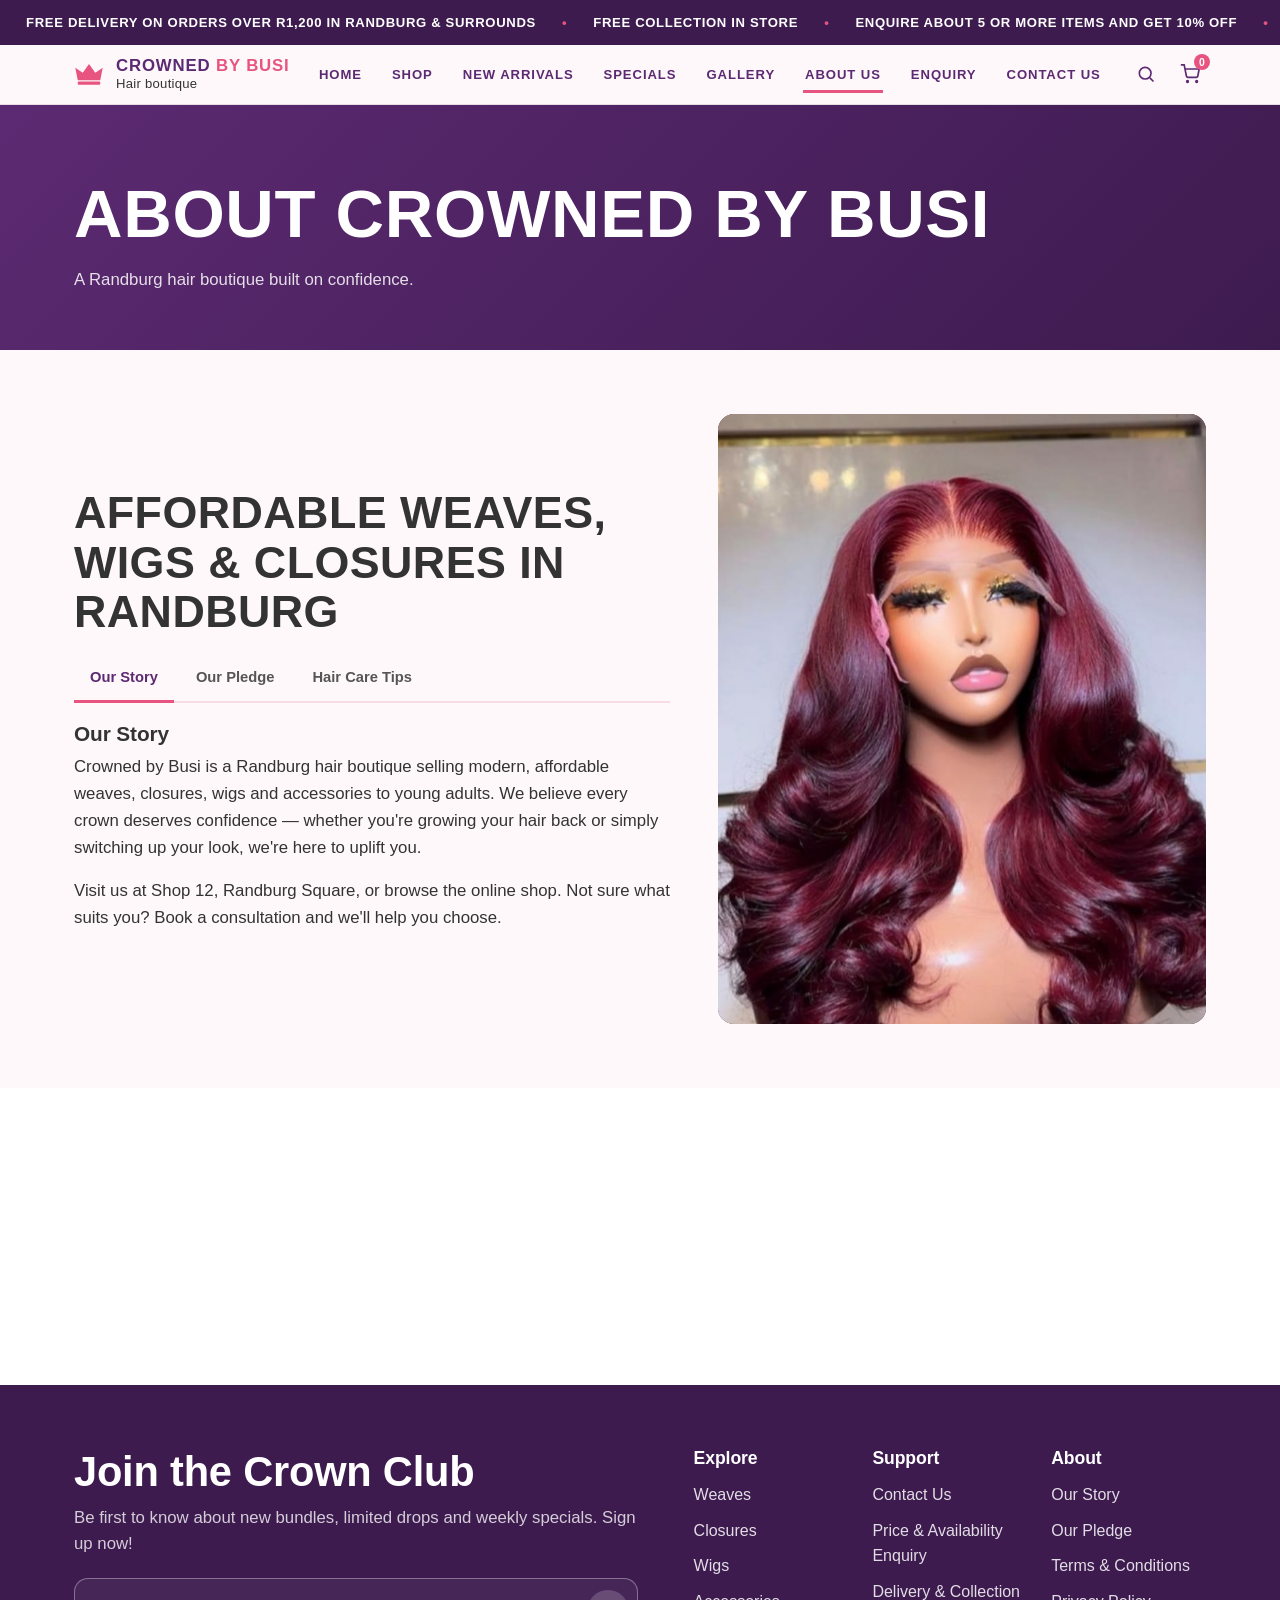
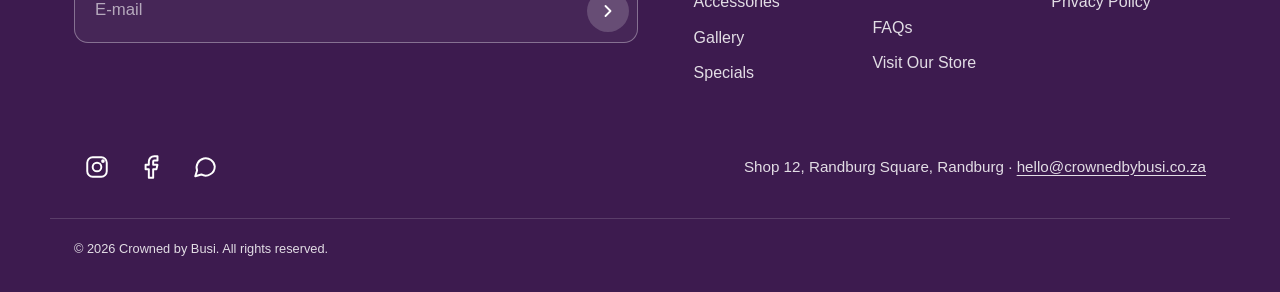
<file: about.html>
<!DOCTYPE html>
<html lang="en">
<head>
<meta charset="UTF-8">
<meta name="viewport" content="width=device-width, initial-scale=1.0">
<title>About Us | Randburg Hair Boutique | Crowned by Busi</title>
<meta name="description" content="Meet Crowned by Busi, a Randburg hair boutique selling affordable weaves, wigs and closures. Read our story, our pledge and our hair care tips.">
<meta name="robots" content="index, follow">
<meta name="theme-color" content="#5C2A72">
<meta name="referrer" content="strict-origin-when-cross-origin">
<meta http-equiv="Content-Security-Policy" content="default-src 'self'; script-src 'self' https://unpkg.com; style-src 'self' https://fonts.googleapis.com https://unpkg.com; font-src https://fonts.gstatic.com; img-src 'self' https://tile.openstreetmap.org https://unpkg.com; connect-src 'self' https://formspree.io; object-src 'none'; base-uri 'self'; form-action 'self' https://formspree.io">
<link rel="canonical" href="https://YOUR-USERNAME.github.io/crowned-by-busi/about.html">
<meta property="og:type" content="website">
<meta property="og:site_name" content="Crowned by Busi">
<meta property="og:title" content="About Us | Randburg Hair Boutique | Crowned by Busi">
<meta property="og:description" content="Meet Crowned by Busi, a Randburg hair boutique selling affordable weaves, wigs and closures. Read our story, our pledge and our hair care tips.">
<meta property="og:url" content="https://YOUR-USERNAME.github.io/crowned-by-busi/about.html">
<meta property="og:image" content="https://YOUR-USERNAME.github.io/crowned-by-busi/images/hero-1.jpg">
<meta name="twitter:card" content="summary_large_image">
<link rel="icon" href="images/favicon.svg" type="image/svg+xml">
<link rel="preconnect" href="https://fonts.googleapis.com">
<link rel="preconnect" href="https://fonts.gstatic.com" crossorigin>
<link href="https://fonts.googleapis.com/css2?family=Barlow+Semi+Condensed:wght@600;700&family=Barlow:wght@400;500;600;700&display=swap" rel="stylesheet">
<link rel="stylesheet" href="style.css">
</head>
<body>
<a class="skip-link" href="#main">Skip to main content</a>

<!-- ============ ANNOUNCEMENT BAR ============ -->
<div class="announce" role="region" aria-label="Shop announcements">
  <div class="announce-track">
    <div class="announce-group"><span>Free delivery on orders over R1,200 in Randburg &amp; surrounds</span><span class="dot" aria-hidden="true">&bull;</span><span>Free collection in store</span><span class="dot" aria-hidden="true">&bull;</span><span>Enquire about 5 or more items and get 10% off</span><span class="dot" aria-hidden="true">&bull;</span><span>Visit us: Shop 12, Randburg Square, Randburg</span><span class="dot" aria-hidden="true">&bull;</span></div>
    <div class="announce-group" aria-hidden="true"><span>Free delivery on orders over R1,200 in Randburg &amp; surrounds</span><span class="dot" aria-hidden="true">&bull;</span><span>Free collection in store</span><span class="dot" aria-hidden="true">&bull;</span><span>Enquire about 5 or more items and get 10% off</span><span class="dot" aria-hidden="true">&bull;</span><span>Visit us: Shop 12, Randburg Square, Randburg</span><span class="dot" aria-hidden="true">&bull;</span></div>
  </div>
</div>

<!-- ============ HEADER / NAV ============ -->
<header class="site-header">
  <div class="header-inner">
    <a href="index.html" class="logo" aria-label="Crowned by Busi, home">
      <svg class="logo-mark" viewBox="0 0 48 48" width="30" height="30" aria-hidden="true">
        <path d="M6 34 L2 14 L14 22 L24 8 L34 22 L46 14 L42 34 Z" fill="currentColor"/>
        <rect x="6" y="36" width="36" height="5" rx="1.5" fill="currentColor"/>
      </svg>
      <span class="logo-text">Crowned <span>by Busi</span></span>
    </a>

    <nav class="main-nav" id="main-nav" aria-label="Main navigation">
      <ul>
        <li><a href="index.html">Home</a></li>
        <li class="has-dropdown">
          <a href="products.html">Shop</a>
          <ul class="dropdown">
            <li><a href="products.html?category=Weaves">Weaves</a></li>
            <li><a href="products.html?category=Closures">Closures</a></li>
            <li><a href="products.html?category=Wigs">Wigs</a></li>
            <li><a href="products.html?category=Clip-Ins">Clip-Ins</a></li>
            <li><a href="products.html?category=Accessories">Accessories</a></li>
          </ul>
        </li>
        <li><a href="products.html?sort=newest">New Arrivals</a></li>
        <li><a href="index.html#specials">Specials</a></li>
        <li><a href="gallery.html">Gallery</a></li>
        <li><a href="about.html" class="active" aria-current="page">About Us</a></li>
        <li><a href="enquiry.html">Enquiry</a></li>
        <li><a href="contact.html">Contact Us</a></li>
      </ul>
    </nav>

    <div class="header-actions">
      <a class="icon-btn" href="products.html#search" aria-label="Search products">
        <svg viewBox="0 0 24 24" width="20" height="20" fill="none" stroke="currentColor" stroke-width="2" aria-hidden="true"><circle cx="11" cy="11" r="7"/><line x1="21" y1="21" x2="16.65" y2="16.65"/></svg>
      </a>
      <button class="icon-btn cart-btn" id="cart-toggle" aria-label="Open cart" aria-haspopup="true" aria-expanded="false">
        <svg viewBox="0 0 24 24" width="20" height="20" fill="none" stroke="currentColor" stroke-width="2" aria-hidden="true"><circle cx="9" cy="21" r="1"/><circle cx="20" cy="21" r="1"/><path d="M1 1h4l2.68 13.39a2 2 0 0 0 2 1.61h9.72a2 2 0 0 0 2-1.61L23 6H6"/></svg>
        <span class="cart-badge" id="cart-count" aria-live="polite">0</span>
      </button>
      <button class="hamburger" id="hamburger" aria-label="Open menu" aria-expanded="false" aria-controls="main-nav">
        <span></span><span></span><span></span>
      </button>
    </div>
  </div>
</header>

<!-- ============ CART DRAWER ============ -->
<div class="cart-overlay" id="cart-overlay"></div>
<aside class="cart-drawer" id="cart-drawer" aria-hidden="true" aria-label="Shopping bag">
  <div class="cart-drawer-head">
    <h2>Your Bag</h2>
    <button class="cart-close" id="cart-close" aria-label="Close cart">&times;</button>
  </div>
  <ul class="cart-items" id="cart-items">
    <li class="cart-empty" id="cart-empty">Your bag is empty. Start adding some hair! 💇🏾‍♀️</li>
  </ul>
  <div class="cart-drawer-foot">
    <div class="cart-subtotal-row">
      <span>Subtotal</span>
      <span id="cart-subtotal">R0</span>
    </div>
    <p class="cart-note" id="cart-note" role="status"></p>
    <button class="btn btn-primary cart-checkout" id="cart-checkout">Checkout</button>
  </div>
</aside>
<section class="page-banner">
  <h1>About Crowned by Busi</h1>
  <p>A Randburg hair boutique built on confidence.</p>
</section>

<main id="main">
<section class="section section-tint">
  <div class="section-inner about-inner">
    <div class="about-text">
      <h2 class="section-title">Affordable Weaves, Wigs &amp; Closures in Randburg</h2>

      <div class="tabs" data-tabs>
        <div class="tab-list" role="tablist" aria-label="About Crowned by Busi">
          <button type="button" role="tab" id="tab-story" class="tab-btn" aria-controls="story" aria-selected="true">Our Story</button>
          <button type="button" role="tab" id="tab-pledge" class="tab-btn" aria-controls="pledge" aria-selected="false" tabindex="-1">Our Pledge</button>
          <button type="button" role="tab" id="tab-care" class="tab-btn" aria-controls="care" aria-selected="false" tabindex="-1">Hair Care Tips</button>
        </div>

        <div class="tab-panel" role="tabpanel" id="story" aria-labelledby="tab-story" tabindex="0">
          <h3>Our Story</h3>
          <p>Crowned by Busi is a Randburg hair boutique selling modern, affordable weaves, closures, wigs and accessories to young adults. We believe every crown deserves confidence — whether you're growing your hair back or simply switching up your look, we're here to uplift you.</p>
          <p>Visit us at Shop 12, Randburg Square, or browse the <a href="products.html">online shop</a>. Not sure what suits you? <a href="enquiry.html?type=consultation">Book a consultation</a> and we'll help you choose.</p>
        </div>

        <div class="tab-panel" role="tabpanel" id="pledge" aria-labelledby="tab-pledge" tabindex="0" hidden>
          <h3>Our Pledge</h3>
          <ul class="tick-list">
            <li><strong>Quality you can feel:</strong> we describe our hair honestly so you know exactly what you are buying.</li>
            <li><strong>Fair prices:</strong> stylish hair should not cost a fortune, so we keep our range affordable.</li>
            <li><strong>Confidence first:</strong> every customer is treated with respect, whatever their budget or style.</li>
            <li><strong>Local care:</strong> real people in Randburg answer your messages and help with your order.</li>
          </ul>
        </div>

        <div class="tab-panel" role="tabpanel" id="care" aria-labelledby="tab-care" tabindex="0" hidden>
          <h3>Hair Care Tips</h3>
          <ul class="tick-list">
            <li>Detangle gently from the ends upwards with a wide-tooth comb.</li>
            <li>Wrap your hair in a satin bonnet or scarf before bed to reduce friction and frizz.</li>
            <li>Wash with sulphate-free shampoo and condition the lengths, not the lace or the track.</li>
            <li>Air-dry where you can, and use a heat protectant before straightening or curling.</li>
          </ul>
          <p>Need a bonnet or scarf? See our <a href="products.html?category=Accessories">accessories</a>.</p>
        </div>
      </div>
    </div>
    <div class="about-image ph-8">
      <img src="images/hero-3.jpg" alt="Long burgundy wig on a display head" loading="lazy" decoding="async">
    </div>
  </div>
</section>

<section class="section">
  <div class="section-inner cta-strip">
    <h2>Ready to find your perfect look?</h2>
    <p>Browse the shop, ask about a price, or come and see us in store.</p>
    <p class="hero-ctas cta-row">
      <a href="products.html" class="btn btn-primary">Shop Now</a>
      <a href="enquiry.html" class="btn btn-outline-dark">Make an Enquiry</a>
    </p>
  </div>
</section>
</main>

<!-- ============ FOOTER ============ -->
<footer class="site-footer" id="contact">
  <div class="footer-inner footer-top">
    <div class="newsletter">
      <h2 class="newsletter-title">Join the Crown Club</h2>
      <p>Be first to know about new bundles, limited drops and weekly specials. Sign up now!</p>
      <form class="newsletter-form" id="newsletter-form" novalidate>
        <label for="newsletter-email" class="visually-hidden">Email address</label>
        <input type="email" id="newsletter-email" name="email" placeholder="E-mail" autocomplete="email" maxlength="120" aria-describedby="newsletter-msg">
        <button type="submit" aria-label="Join the Crown Club"><svg viewBox="0 0 24 24" width="20" height="20" fill="none" stroke="currentColor" stroke-width="2.2" stroke-linecap="round" stroke-linejoin="round" aria-hidden="true"><path d="M9 6l6 6-6 6"/></svg></button>
      </form>
      <p class="newsletter-msg" id="newsletter-msg" role="status" aria-live="polite"></p>
    </div>
    <div class="footer-links">
      <div class="footer-col">
        <h3>Explore</h3>
        <ul>
          <li><a href="products.html?category=Weaves">Weaves</a></li>
          <li><a href="products.html?category=Closures">Closures</a></li>
          <li><a href="products.html?category=Wigs">Wigs</a></li>
          <li><a href="products.html?category=Accessories">Accessories</a></li>
          <li><a href="gallery.html">Gallery</a></li>
          <li><a href="index.html#specials">Specials</a></li>
        </ul>
      </div>
      <div class="footer-col">
        <h3>Support</h3>
        <ul>
          <li><a href="contact.html">Contact Us</a></li>
          <li><a href="enquiry.html">Price &amp; Availability Enquiry</a></li>
          <li><a href="contact.html#faqs">Delivery &amp; Collection</a></li>
          <li><a href="contact.html#faqs">FAQs</a></li>
          <li><a href="contact.html#visit">Visit Our Store</a></li>
        </ul>
      </div>
      <div class="footer-col">
        <h3>About</h3>
        <ul>
          <li><a href="about.html#story">Our Story</a></li>
          <li><a href="about.html#pledge">Our Pledge</a></li>
          <li><a href="privacy.html#terms">Terms &amp; Conditions</a></li>
          <li><a href="privacy.html#privacy">Privacy Policy</a></li>
        </ul>
      </div>
    </div>
  </div>

  <div class="footer-inner footer-social-row">
    <div class="footer-social">
      <a href="#" aria-label="Crowned by Busi on Instagram"><svg viewBox="0 0 24 24" width="26" height="26" fill="none" stroke="currentColor" stroke-width="1.8" stroke-linecap="round" stroke-linejoin="round" aria-hidden="true"><rect x="3" y="3" width="18" height="18" rx="5"/><circle cx="12" cy="12" r="4"/><circle cx="17.5" cy="6.5" r="0.8"/></svg></a>
      <a href="#" aria-label="Crowned by Busi on Facebook"><svg viewBox="0 0 24 24" width="26" height="26" fill="none" stroke="currentColor" stroke-width="1.8" stroke-linecap="round" stroke-linejoin="round" aria-hidden="true"><path d="M18 2h-3a5 5 0 0 0-5 5v3H7v4h3v8h4v-8h3l1-4h-4V7a1 1 0 0 1 1-1h3z"/></svg></a>
      <a href="#" aria-label="Message Crowned by Busi on WhatsApp"><svg viewBox="0 0 24 24" width="26" height="26" fill="none" stroke="currentColor" stroke-width="1.8" stroke-linecap="round" stroke-linejoin="round" aria-hidden="true"><path d="M21 11.5a8.4 8.4 0 0 1-12.4 7.4L3 20.5l1.7-5.4A8.4 8.4 0 1 1 21 11.5z"/></svg></a>
    </div>
    <p class="footer-address">Shop 12, Randburg Square, Randburg &middot; <a href="mailto:hello@crownedbybusi.co.za">hello@crownedbybusi.co.za</a></p>
  </div>

  <div class="footer-bottom">
    <p>&copy; 2026 Crowned by Busi. All rights reserved.</p>
  </div>
</footer>

<script src="script.js"></script>
</body>
</html>
</file>
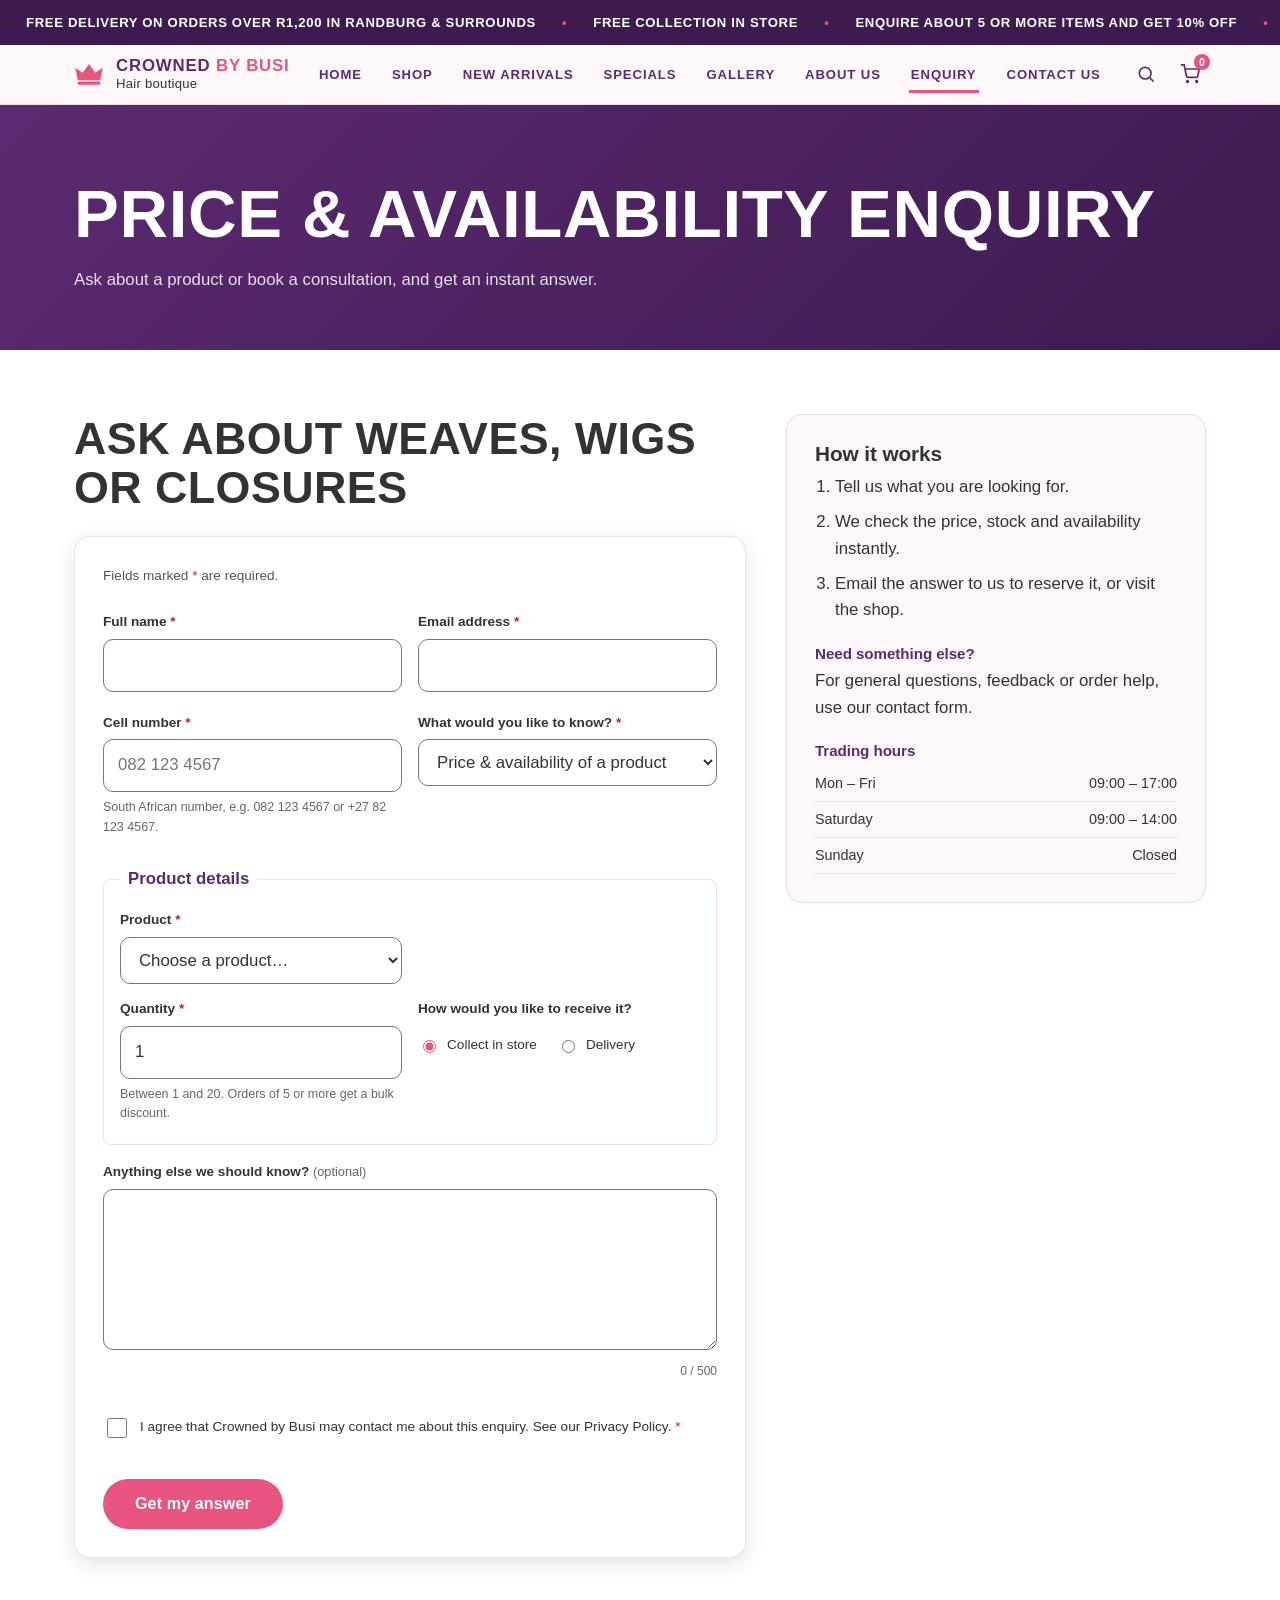
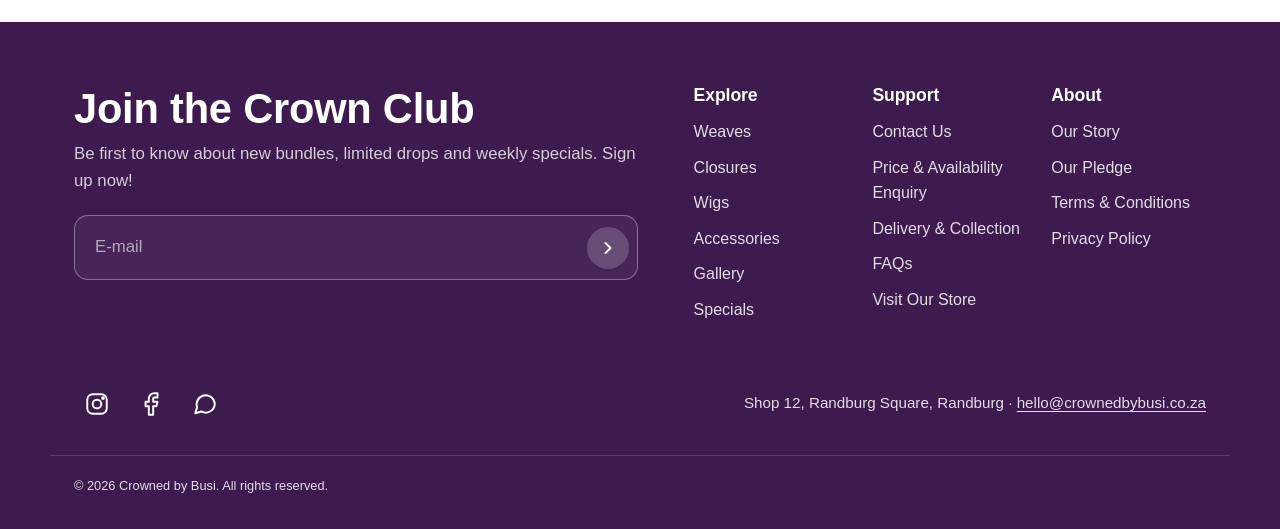
<file: enquiry.html>
<!DOCTYPE html>
<html lang="en">
<head>
<meta charset="UTF-8">
<meta name="viewport" content="width=device-width, initial-scale=1.0">
<title>Price &amp; Availability Enquiry | Crowned by Busi</title>
<meta name="description" content="Ask about the price and availability of weaves, wigs and closures, or book a consultation with Crowned by Busi in Randburg.">
<meta name="robots" content="index, follow">
<meta name="theme-color" content="#5C2A72">
<meta name="referrer" content="strict-origin-when-cross-origin">
<meta http-equiv="Content-Security-Policy" content="default-src 'self'; script-src 'self' https://unpkg.com; style-src 'self' https://fonts.googleapis.com https://unpkg.com; font-src https://fonts.gstatic.com; img-src 'self' https://tile.openstreetmap.org https://unpkg.com; connect-src 'self' https://formspree.io; object-src 'none'; base-uri 'self'; form-action 'self' https://formspree.io">
<link rel="canonical" href="https://YOUR-USERNAME.github.io/crowned-by-busi/enquiry.html">
<meta property="og:type" content="website">
<meta property="og:site_name" content="Crowned by Busi">
<meta property="og:title" content="Price &amp; Availability Enquiry | Crowned by Busi">
<meta property="og:description" content="Ask about the price and availability of weaves, wigs and closures, or book a consultation with Crowned by Busi in Randburg.">
<meta property="og:url" content="https://YOUR-USERNAME.github.io/crowned-by-busi/enquiry.html">
<meta property="og:image" content="https://YOUR-USERNAME.github.io/crowned-by-busi/images/hero-1.jpg">
<meta name="twitter:card" content="summary_large_image">
<link rel="icon" href="images/favicon.svg" type="image/svg+xml">
<link rel="preconnect" href="https://fonts.googleapis.com">
<link rel="preconnect" href="https://fonts.gstatic.com" crossorigin>
<link href="https://fonts.googleapis.com/css2?family=Barlow+Semi+Condensed:wght@600;700&family=Barlow:wght@400;500;600;700&display=swap" rel="stylesheet">
<link rel="stylesheet" href="style.css">
</head>
<body>
<a class="skip-link" href="#main">Skip to main content</a>

<!-- ============ ANNOUNCEMENT BAR ============ -->
<div class="announce" role="region" aria-label="Shop announcements">
  <div class="announce-track">
    <div class="announce-group"><span>Free delivery on orders over R1,200 in Randburg &amp; surrounds</span><span class="dot" aria-hidden="true">&bull;</span><span>Free collection in store</span><span class="dot" aria-hidden="true">&bull;</span><span>Enquire about 5 or more items and get 10% off</span><span class="dot" aria-hidden="true">&bull;</span><span>Visit us: Shop 12, Randburg Square, Randburg</span><span class="dot" aria-hidden="true">&bull;</span></div>
    <div class="announce-group" aria-hidden="true"><span>Free delivery on orders over R1,200 in Randburg &amp; surrounds</span><span class="dot" aria-hidden="true">&bull;</span><span>Free collection in store</span><span class="dot" aria-hidden="true">&bull;</span><span>Enquire about 5 or more items and get 10% off</span><span class="dot" aria-hidden="true">&bull;</span><span>Visit us: Shop 12, Randburg Square, Randburg</span><span class="dot" aria-hidden="true">&bull;</span></div>
  </div>
</div>

<!-- ============ HEADER / NAV ============ -->
<header class="site-header">
  <div class="header-inner">
    <a href="index.html" class="logo" aria-label="Crowned by Busi, home">
      <svg class="logo-mark" viewBox="0 0 48 48" width="30" height="30" aria-hidden="true">
        <path d="M6 34 L2 14 L14 22 L24 8 L34 22 L46 14 L42 34 Z" fill="currentColor"/>
        <rect x="6" y="36" width="36" height="5" rx="1.5" fill="currentColor"/>
      </svg>
      <span class="logo-text">Crowned <span>by Busi</span></span>
    </a>

    <nav class="main-nav" id="main-nav" aria-label="Main navigation">
      <ul>
        <li><a href="index.html">Home</a></li>
        <li class="has-dropdown">
          <a href="products.html">Shop</a>
          <ul class="dropdown">
            <li><a href="products.html?category=Weaves">Weaves</a></li>
            <li><a href="products.html?category=Closures">Closures</a></li>
            <li><a href="products.html?category=Wigs">Wigs</a></li>
            <li><a href="products.html?category=Clip-Ins">Clip-Ins</a></li>
            <li><a href="products.html?category=Accessories">Accessories</a></li>
          </ul>
        </li>
        <li><a href="products.html?sort=newest">New Arrivals</a></li>
        <li><a href="index.html#specials">Specials</a></li>
        <li><a href="gallery.html">Gallery</a></li>
        <li><a href="about.html">About Us</a></li>
        <li><a href="enquiry.html" class="active" aria-current="page">Enquiry</a></li>
        <li><a href="contact.html">Contact Us</a></li>
      </ul>
    </nav>

    <div class="header-actions">
      <a class="icon-btn" href="products.html#search" aria-label="Search products">
        <svg viewBox="0 0 24 24" width="20" height="20" fill="none" stroke="currentColor" stroke-width="2" aria-hidden="true"><circle cx="11" cy="11" r="7"/><line x1="21" y1="21" x2="16.65" y2="16.65"/></svg>
      </a>
      <button class="icon-btn cart-btn" id="cart-toggle" aria-label="Open cart" aria-haspopup="true" aria-expanded="false">
        <svg viewBox="0 0 24 24" width="20" height="20" fill="none" stroke="currentColor" stroke-width="2" aria-hidden="true"><circle cx="9" cy="21" r="1"/><circle cx="20" cy="21" r="1"/><path d="M1 1h4l2.68 13.39a2 2 0 0 0 2 1.61h9.72a2 2 0 0 0 2-1.61L23 6H6"/></svg>
        <span class="cart-badge" id="cart-count" aria-live="polite">0</span>
      </button>
      <button class="hamburger" id="hamburger" aria-label="Open menu" aria-expanded="false" aria-controls="main-nav">
        <span></span><span></span><span></span>
      </button>
    </div>
  </div>
</header>

<!-- ============ CART DRAWER ============ -->
<div class="cart-overlay" id="cart-overlay"></div>
<aside class="cart-drawer" id="cart-drawer" aria-hidden="true" aria-label="Shopping bag">
  <div class="cart-drawer-head">
    <h2>Your Bag</h2>
    <button class="cart-close" id="cart-close" aria-label="Close cart">&times;</button>
  </div>
  <ul class="cart-items" id="cart-items">
    <li class="cart-empty" id="cart-empty">Your bag is empty. Start adding some hair! 💇🏾‍♀️</li>
  </ul>
  <div class="cart-drawer-foot">
    <div class="cart-subtotal-row">
      <span>Subtotal</span>
      <span id="cart-subtotal">R0</span>
    </div>
    <p class="cart-note" id="cart-note" role="status"></p>
    <button class="btn btn-primary cart-checkout" id="cart-checkout">Checkout</button>
  </div>
</aside>
<section class="page-banner">
  <h1>Price &amp; Availability Enquiry</h1>
  <p>Ask about a product or book a consultation, and get an instant answer.</p>
</section>

<main id="main">
<section class="section">
  <div class="section-inner form-layout">
    <div>
      <h2 class="section-title align-left">Ask About Weaves, Wigs or Closures</h2>
      <noscript><p class="form-note">This form needs JavaScript to work. Please <a href="contact.html">use the contact page</a> instead.</p></noscript>

<form class="contact-form form-card" id="enquiry-form" action="enquiry.html" method="get" novalidate>
  <div class="form-summary" id="enquiry-summary" role="alert" tabindex="-1" hidden></div>
  <p class="form-note">Fields marked <span class="req" aria-hidden="true">*</span><span class="visually-hidden">with an asterisk</span> are required.</p>

  <div class="form-row">
    <div class="field">
  <label for="name">Full name <span class="req" aria-hidden="true">*</span></label>
  <input id="name" name="name" type="text" required aria-describedby="name-error" autocomplete="name" maxlength="60">
  
  <p class="field-error" id="name-error" aria-live="polite"></p>
</div>
    <div class="field">
  <label for="email">Email address <span class="req" aria-hidden="true">*</span></label>
  <input id="email" name="email" type="email" required aria-describedby="email-error" autocomplete="email" maxlength="254" inputmode="email">
  
  <p class="field-error" id="email-error" aria-live="polite"></p>
</div>
  </div>
  <div class="form-row">
    <div class="field">
  <label for="phone">Cell number <span class="req" aria-hidden="true">*</span></label>
  <input id="phone" name="phone" type="tel" required aria-describedby="phone-hint phone-error" autocomplete="tel" maxlength="20" inputmode="tel" placeholder="082 123 4567">
  <p class="field-hint" id="phone-hint">South African number, e.g. 082 123 4567 or +27 82 123 4567.</p>
  <p class="field-error" id="phone-error" aria-live="polite"></p>
</div>
    <div class="field">
  <label for="enquiryType">What would you like to know? <span class="req" aria-hidden="true">*</span></label>
  <select id="enquiryType" name="enquiryType" required aria-describedby="enquiryType-error" >
    <option value="product">Price &amp; availability of a product</option>
    <option value="consultation">Book a consultation</option>
  </select>
  
  <p class="field-error" id="enquiryType-error" aria-live="polite"></p>
</div>
  </div>

  <fieldset id="product-fields">
    <legend>Product details</legend>
    <div class="form-row">
      <div class="field">
  <label for="product">Product <span class="req" aria-hidden="true">*</span></label>
  <select id="product" name="product" required aria-describedby="product-error" >
    <option value="">Choose a product…</option>
    <option value="brazilian-straight-bundle">Brazilian Straight Bundle</option>
    <option value="deep-wave-closure-5x5">Deep Wave Closure 5x5</option>
    <option value="glueless-bob-wig">Glueless Bob Wig</option>
    <option value="satin-bonnet-scarf-set">Satin Bonnet &amp; Scarf Set</option>
    <option value="peruvian-curly-bundle">Peruvian Curly Bundle</option>
    <option value="straight-bundle-trio">Straight Bundle Trio</option>
    <option value="burgundy-full-lace-wig">Burgundy Full Lace Wig</option>
    <option value="clip-in-extensions-set">Clip-In Extensions Set</option>
    <option value="deep-wave-curly-bundle">Deep Wave Curly Bundle</option>
    <option value="satin-scarf">Satin Scarf</option>
    <option value="hair-accessories-pack">Hair Accessories Pack</option>
    <option value="hd-lace-frontal-13x4">HD Lace Frontal 13x4</option>
  </select>
  
  <p class="field-error" id="product-error" aria-live="polite"></p>
</div>
      <div class="field" id="length-field">
  <label for="length">Length (inches) <span class="req" aria-hidden="true">*</span></label>
  <select id="length" name="length" required aria-describedby="length-error" >
    <option value="">Choose a length…</option>
  </select>
  
  <p class="field-error" id="length-error" aria-live="polite"></p>
</div>
    </div>
    <div class="form-row">
      <div class="field">
  <label for="quantity">Quantity <span class="req" aria-hidden="true">*</span></label>
  <input id="quantity" name="quantity" type="number" required aria-describedby="quantity-hint quantity-error" min="1" max="20" step="1" value="1" inputmode="numeric">
  <p class="field-hint" id="quantity-hint">Between 1 and 20. Orders of 5 or more get a bulk discount.</p>
  <p class="field-error" id="quantity-error" aria-live="polite"></p>
</div>
      <div class="field">
        <span class="label-like" id="fulfil-label">How would you like to receive it?</span>
        <div class="radio-row" role="radiogroup" aria-labelledby="fulfil-label">
          <label><input type="radio" name="fulfilment" value="collection" checked> Collect in store</label>
          <label><input type="radio" name="fulfilment" value="delivery"> Delivery</label>
        </div>
      </div>
    </div>
  </fieldset>

  <fieldset id="consult-fields" hidden>
    <legend>Consultation details</legend>
    <div class="form-row">
      <div class="field">
  <label for="consultTopic">What do you need help with? <span class="req" aria-hidden="true">*</span></label>
  <select id="consultTopic" name="consultTopic" required aria-describedby="consultTopic-error" >
    <option value="">Choose a topic…</option>
    <option>Choosing a texture and length</option>
    <option>Wig fitting and styling</option>
    <option>Closure or frontal installation advice</option>
    <option>Hair care routine</option>
  </select>
  
  <p class="field-error" id="consultTopic-error" aria-live="polite"></p>
</div>
      <div class="field">
  <label for="consultDate">Preferred date <span class="req" aria-hidden="true">*</span></label>
  <input id="consultDate" name="consultDate" type="date" required aria-describedby="consultDate-hint consultDate-error" >
  <p class="field-hint" id="consultDate-hint">Within the next 90 days.</p>
  <p class="field-error" id="consultDate-error" aria-live="polite"></p>
</div>
    </div>
  </fieldset>

  <div class="field">
  <label for="notes">Anything else we should know? <span class="optional">(optional)</span></label>
  <textarea id="notes" name="notes" rows="5" aria-describedby="notes-error" maxlength="500"></textarea>
  <p class="char-count" id="notes-count" aria-hidden="true">0 / 500</p>
  <p class="field-error" id="notes-error" aria-live="polite"></p>
</div>
  <div class="field field-check">
  <label class="check-label" for="consent">
    <input id="consent" name="consent" type="checkbox" required aria-describedby="consent-error">
    <span>I agree that Crowned by Busi may contact me about this enquiry. See our <a href="privacy.html#privacy">Privacy Policy</a>. <span class="req" aria-hidden="true">*</span></span>
  </label>
  <p class="field-error" id="consent-error" aria-live="polite"></p>
</div>

  <button type="submit" class="btn btn-primary" id="enquiry-submit">Get my answer</button>
</form>

<section class="result-card" id="enquiry-result" tabindex="-1" aria-live="polite" hidden></section>

    </div>

<aside class="info-card">
  <h2>How it works</h2>
  <ol class="steps-list">
    <li>Tell us what you are looking for.</li>
    <li>We check the price, stock and availability instantly.</li>
    <li>Email the answer to us to reserve it, or visit the shop.</li>
  </ol>
  <h3>Need something else?</h3>
  <p>For general questions, feedback or order help, use our <a href="contact.html">contact form</a>.</p>
  <h3>Trading hours</h3>
  <table class="hours">
    <caption class="visually-hidden">Trading hours</caption>
    <tbody>
      <tr><th scope="row">Mon – Fri</th><td>09:00 – 17:00</td></tr>
      <tr><th scope="row">Saturday</th><td>09:00 – 14:00</td></tr>
      <tr><th scope="row">Sunday</th><td>Closed</td></tr>
    </tbody>
  </table>
</aside>

  </div>
</section>
</main>

<!-- ============ FOOTER ============ -->
<footer class="site-footer" id="contact">
  <div class="footer-inner footer-top">
    <div class="newsletter">
      <h2 class="newsletter-title">Join the Crown Club</h2>
      <p>Be first to know about new bundles, limited drops and weekly specials. Sign up now!</p>
      <form class="newsletter-form" id="newsletter-form" novalidate>
        <label for="newsletter-email" class="visually-hidden">Email address</label>
        <input type="email" id="newsletter-email" name="email" placeholder="E-mail" autocomplete="email" maxlength="120" aria-describedby="newsletter-msg">
        <button type="submit" aria-label="Join the Crown Club"><svg viewBox="0 0 24 24" width="20" height="20" fill="none" stroke="currentColor" stroke-width="2.2" stroke-linecap="round" stroke-linejoin="round" aria-hidden="true"><path d="M9 6l6 6-6 6"/></svg></button>
      </form>
      <p class="newsletter-msg" id="newsletter-msg" role="status" aria-live="polite"></p>
    </div>
    <div class="footer-links">
      <div class="footer-col">
        <h3>Explore</h3>
        <ul>
          <li><a href="products.html?category=Weaves">Weaves</a></li>
          <li><a href="products.html?category=Closures">Closures</a></li>
          <li><a href="products.html?category=Wigs">Wigs</a></li>
          <li><a href="products.html?category=Accessories">Accessories</a></li>
          <li><a href="gallery.html">Gallery</a></li>
          <li><a href="index.html#specials">Specials</a></li>
        </ul>
      </div>
      <div class="footer-col">
        <h3>Support</h3>
        <ul>
          <li><a href="contact.html">Contact Us</a></li>
          <li><a href="enquiry.html">Price &amp; Availability Enquiry</a></li>
          <li><a href="contact.html#faqs">Delivery &amp; Collection</a></li>
          <li><a href="contact.html#faqs">FAQs</a></li>
          <li><a href="contact.html#visit">Visit Our Store</a></li>
        </ul>
      </div>
      <div class="footer-col">
        <h3>About</h3>
        <ul>
          <li><a href="about.html#story">Our Story</a></li>
          <li><a href="about.html#pledge">Our Pledge</a></li>
          <li><a href="privacy.html#terms">Terms &amp; Conditions</a></li>
          <li><a href="privacy.html#privacy">Privacy Policy</a></li>
        </ul>
      </div>
    </div>
  </div>

  <div class="footer-inner footer-social-row">
    <div class="footer-social">
      <a href="#" aria-label="Crowned by Busi on Instagram"><svg viewBox="0 0 24 24" width="26" height="26" fill="none" stroke="currentColor" stroke-width="1.8" stroke-linecap="round" stroke-linejoin="round" aria-hidden="true"><rect x="3" y="3" width="18" height="18" rx="5"/><circle cx="12" cy="12" r="4"/><circle cx="17.5" cy="6.5" r="0.8"/></svg></a>
      <a href="#" aria-label="Crowned by Busi on Facebook"><svg viewBox="0 0 24 24" width="26" height="26" fill="none" stroke="currentColor" stroke-width="1.8" stroke-linecap="round" stroke-linejoin="round" aria-hidden="true"><path d="M18 2h-3a5 5 0 0 0-5 5v3H7v4h3v8h4v-8h3l1-4h-4V7a1 1 0 0 1 1-1h3z"/></svg></a>
      <a href="#" aria-label="Message Crowned by Busi on WhatsApp"><svg viewBox="0 0 24 24" width="26" height="26" fill="none" stroke="currentColor" stroke-width="1.8" stroke-linecap="round" stroke-linejoin="round" aria-hidden="true"><path d="M21 11.5a8.4 8.4 0 0 1-12.4 7.4L3 20.5l1.7-5.4A8.4 8.4 0 1 1 21 11.5z"/></svg></a>
    </div>
    <p class="footer-address">Shop 12, Randburg Square, Randburg &middot; <a href="mailto:hello@crownedbybusi.co.za">hello@crownedbybusi.co.za</a></p>
  </div>

  <div class="footer-bottom">
    <p>&copy; 2026 Crowned by Busi. All rights reserved.</p>
  </div>
</footer>

<script src="products-data.js"></script>
<script src="script.js"></script>
<script src="forms.js"></script>
</body>
</html>
</file>
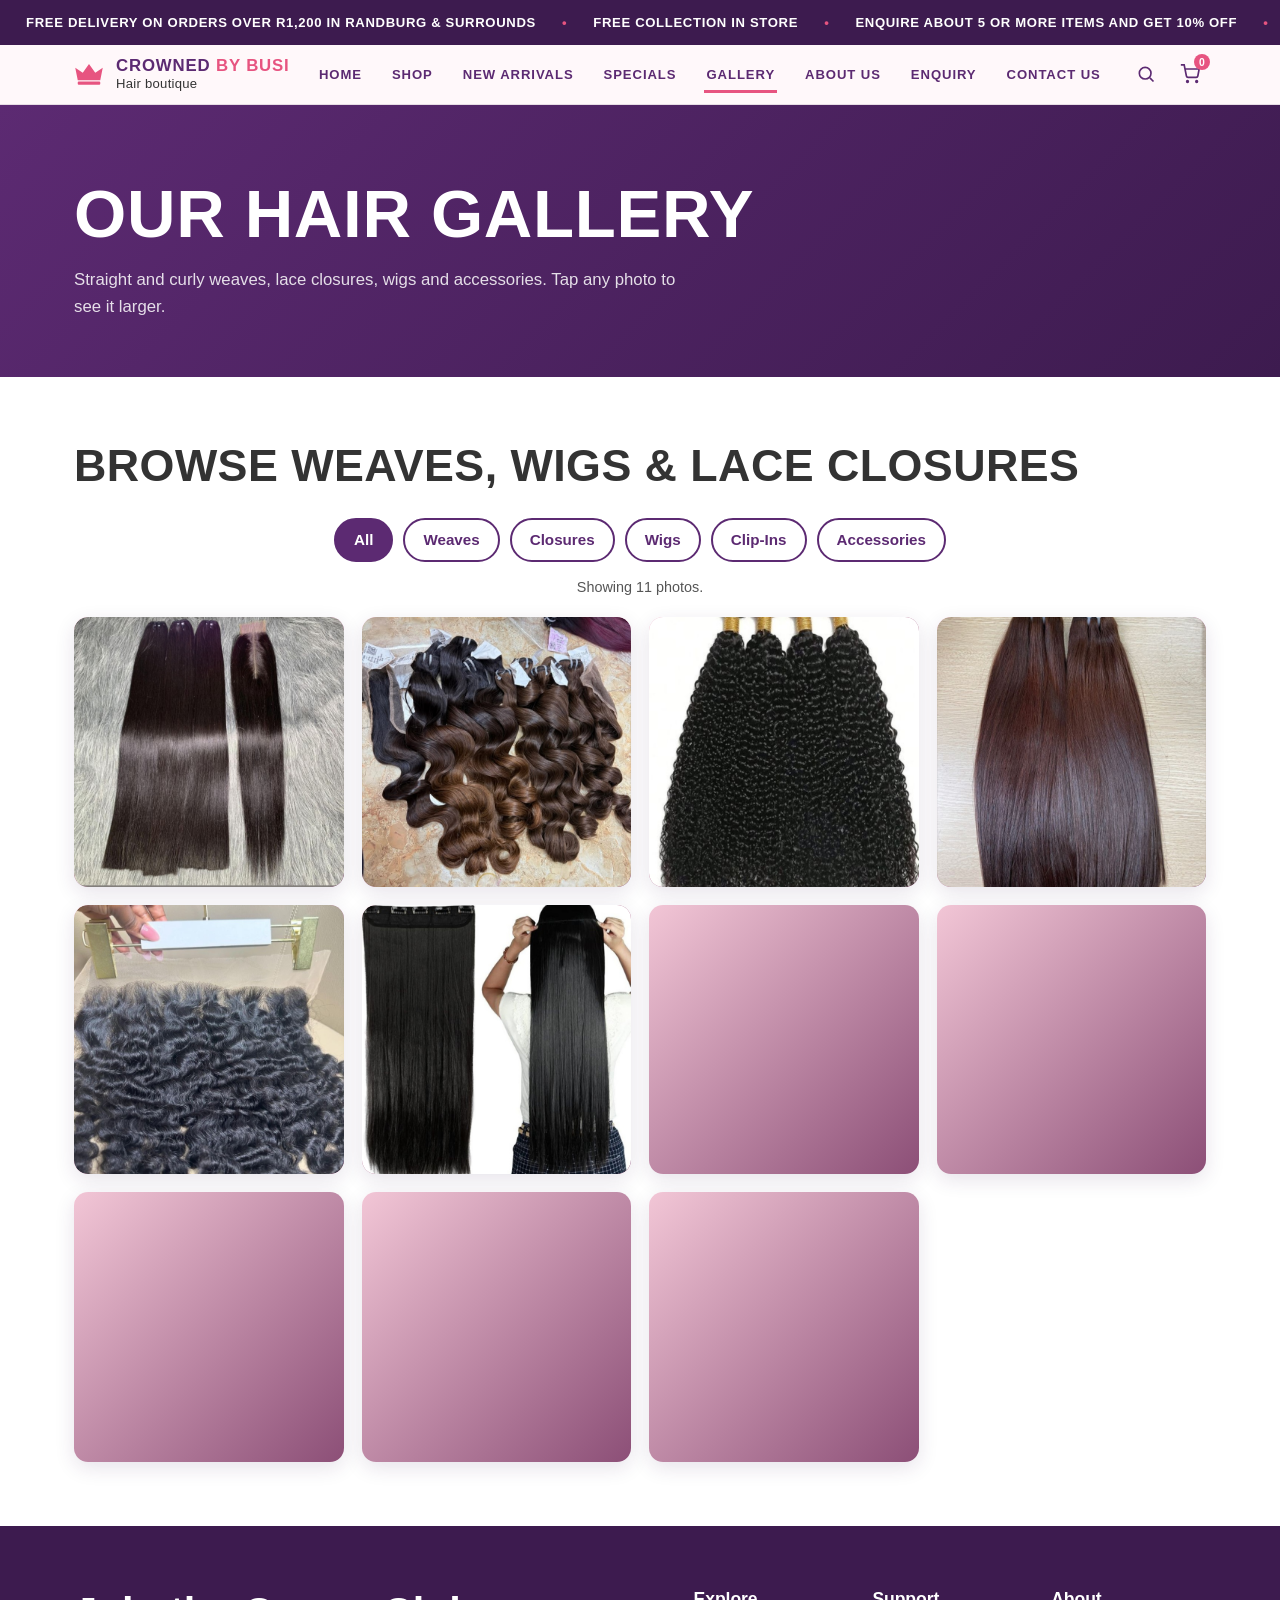
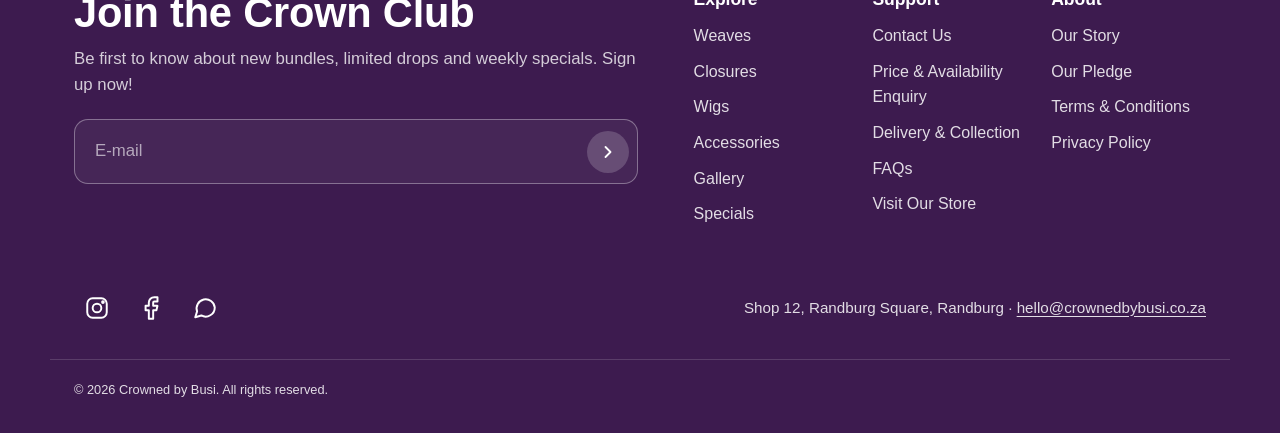
<file: gallery.html>
<!DOCTYPE html>
<html lang="en">
<head>
<meta charset="UTF-8">
<meta name="viewport" content="width=device-width, initial-scale=1.0">
<title>Hair Gallery | Weaves, Wigs &amp; Closures | Crowned by Busi</title>
<meta name="description" content="See our hair gallery: straight and curly weaves, lace closures, wigs and accessories from Randburg boutique Crowned by Busi.">
<meta name="robots" content="index, follow">
<meta name="theme-color" content="#5C2A72">
<meta name="referrer" content="strict-origin-when-cross-origin">
<meta http-equiv="Content-Security-Policy" content="default-src 'self'; script-src 'self' https://unpkg.com; style-src 'self' https://fonts.googleapis.com https://unpkg.com; font-src https://fonts.gstatic.com; img-src 'self' https://tile.openstreetmap.org https://unpkg.com; connect-src 'self' https://formspree.io; object-src 'none'; base-uri 'self'; form-action 'self' https://formspree.io">
<link rel="canonical" href="https://YOUR-USERNAME.github.io/crowned-by-busi/gallery.html">
<meta property="og:type" content="website">
<meta property="og:site_name" content="Crowned by Busi">
<meta property="og:title" content="Hair Gallery | Weaves, Wigs &amp; Closures | Crowned by Busi">
<meta property="og:description" content="See our hair gallery: straight and curly weaves, lace closures, wigs and accessories from Randburg boutique Crowned by Busi.">
<meta property="og:url" content="https://YOUR-USERNAME.github.io/crowned-by-busi/gallery.html">
<meta property="og:image" content="https://YOUR-USERNAME.github.io/crowned-by-busi/images/hero-1.jpg">
<meta name="twitter:card" content="summary_large_image">
<link rel="icon" href="images/favicon.svg" type="image/svg+xml">
<link rel="preconnect" href="https://fonts.googleapis.com">
<link rel="preconnect" href="https://fonts.gstatic.com" crossorigin>
<link href="https://fonts.googleapis.com/css2?family=Barlow+Semi+Condensed:wght@600;700&family=Barlow:wght@400;500;600;700&display=swap" rel="stylesheet">
<link rel="stylesheet" href="style.css">
</head>
<body>
<a class="skip-link" href="#main">Skip to main content</a>

<!-- ============ ANNOUNCEMENT BAR ============ -->
<div class="announce" role="region" aria-label="Shop announcements">
  <div class="announce-track">
    <div class="announce-group"><span>Free delivery on orders over R1,200 in Randburg &amp; surrounds</span><span class="dot" aria-hidden="true">&bull;</span><span>Free collection in store</span><span class="dot" aria-hidden="true">&bull;</span><span>Enquire about 5 or more items and get 10% off</span><span class="dot" aria-hidden="true">&bull;</span><span>Visit us: Shop 12, Randburg Square, Randburg</span><span class="dot" aria-hidden="true">&bull;</span></div>
    <div class="announce-group" aria-hidden="true"><span>Free delivery on orders over R1,200 in Randburg &amp; surrounds</span><span class="dot" aria-hidden="true">&bull;</span><span>Free collection in store</span><span class="dot" aria-hidden="true">&bull;</span><span>Enquire about 5 or more items and get 10% off</span><span class="dot" aria-hidden="true">&bull;</span><span>Visit us: Shop 12, Randburg Square, Randburg</span><span class="dot" aria-hidden="true">&bull;</span></div>
  </div>
</div>

<!-- ============ HEADER / NAV ============ -->
<header class="site-header">
  <div class="header-inner">
    <a href="index.html" class="logo" aria-label="Crowned by Busi, home">
      <svg class="logo-mark" viewBox="0 0 48 48" width="30" height="30" aria-hidden="true">
        <path d="M6 34 L2 14 L14 22 L24 8 L34 22 L46 14 L42 34 Z" fill="currentColor"/>
        <rect x="6" y="36" width="36" height="5" rx="1.5" fill="currentColor"/>
      </svg>
      <span class="logo-text">Crowned <span>by Busi</span></span>
    </a>

    <nav class="main-nav" id="main-nav" aria-label="Main navigation">
      <ul>
        <li><a href="index.html">Home</a></li>
        <li class="has-dropdown">
          <a href="products.html">Shop</a>
          <ul class="dropdown">
            <li><a href="products.html?category=Weaves">Weaves</a></li>
            <li><a href="products.html?category=Closures">Closures</a></li>
            <li><a href="products.html?category=Wigs">Wigs</a></li>
            <li><a href="products.html?category=Clip-Ins">Clip-Ins</a></li>
            <li><a href="products.html?category=Accessories">Accessories</a></li>
          </ul>
        </li>
        <li><a href="products.html?sort=newest">New Arrivals</a></li>
        <li><a href="index.html#specials">Specials</a></li>
        <li><a href="gallery.html" class="active" aria-current="page">Gallery</a></li>
        <li><a href="about.html">About Us</a></li>
        <li><a href="enquiry.html">Enquiry</a></li>
        <li><a href="contact.html">Contact Us</a></li>
      </ul>
    </nav>

    <div class="header-actions">
      <a class="icon-btn" href="products.html#search" aria-label="Search products">
        <svg viewBox="0 0 24 24" width="20" height="20" fill="none" stroke="currentColor" stroke-width="2" aria-hidden="true"><circle cx="11" cy="11" r="7"/><line x1="21" y1="21" x2="16.65" y2="16.65"/></svg>
      </a>
      <button class="icon-btn cart-btn" id="cart-toggle" aria-label="Open cart" aria-haspopup="true" aria-expanded="false">
        <svg viewBox="0 0 24 24" width="20" height="20" fill="none" stroke="currentColor" stroke-width="2" aria-hidden="true"><circle cx="9" cy="21" r="1"/><circle cx="20" cy="21" r="1"/><path d="M1 1h4l2.68 13.39a2 2 0 0 0 2 1.61h9.72a2 2 0 0 0 2-1.61L23 6H6"/></svg>
        <span class="cart-badge" id="cart-count" aria-live="polite">0</span>
      </button>
      <button class="hamburger" id="hamburger" aria-label="Open menu" aria-expanded="false" aria-controls="main-nav">
        <span></span><span></span><span></span>
      </button>
    </div>
  </div>
</header>

<!-- ============ CART DRAWER ============ -->
<div class="cart-overlay" id="cart-overlay"></div>
<aside class="cart-drawer" id="cart-drawer" aria-hidden="true" aria-label="Shopping bag">
  <div class="cart-drawer-head">
    <h2>Your Bag</h2>
    <button class="cart-close" id="cart-close" aria-label="Close cart">&times;</button>
  </div>
  <ul class="cart-items" id="cart-items">
    <li class="cart-empty" id="cart-empty">Your bag is empty. Start adding some hair! 💇🏾‍♀️</li>
  </ul>
  <div class="cart-drawer-foot">
    <div class="cart-subtotal-row">
      <span>Subtotal</span>
      <span id="cart-subtotal">R0</span>
    </div>
    <p class="cart-note" id="cart-note" role="status"></p>
    <button class="btn btn-primary cart-checkout" id="cart-checkout">Checkout</button>
  </div>
</aside>
<section class="page-banner">
  <h1>Our Hair Gallery</h1>
  <p>Straight and curly weaves, lace closures, wigs and accessories. Tap any photo to see it larger.</p>
</section>

<main id="main">
<section class="section">
  <div class="section-inner">
    <h2 class="section-title">Browse Weaves, Wigs &amp; Lace Closures</h2>
    <div class="filter-bar" role="group" aria-label="Filter gallery by category">
      <button type="button" class="chip" data-filter="all" aria-pressed="true">All</button>
      <button type="button" class="chip" data-filter="Weaves" aria-pressed="false">Weaves</button>
      <button type="button" class="chip" data-filter="Closures" aria-pressed="false">Closures</button>
      <button type="button" class="chip" data-filter="Wigs" aria-pressed="false">Wigs</button>
      <button type="button" class="chip" data-filter="Clip-Ins" aria-pressed="false">Clip-Ins</button>
      <button type="button" class="chip" data-filter="Accessories" aria-pressed="false">Accessories</button>
    </div>
    <p class="result-count" id="gallery-count" role="status" aria-live="polite"></p>
    <ul class="gallery-grid" id="gallery-grid" role="list">
      <li data-category="Weaves"><a class="gallery-item" href="images/product-4.jpg" data-caption="Brazilian straight bundles, silky and full"><img src="images/product-4.jpg" alt="Brazilian straight hair bundles" loading="lazy" decoding="async"><span class="gallery-cap">Brazilian straight bundles, silky and full</span></a></li>
      <li data-category="Weaves"><a class="gallery-item" href="images/product-1.jpg" data-caption="Curly bundles with a defined, bouncy pattern"><img src="images/product-1.jpg" alt="Curly hair bundles" loading="lazy" decoding="async"><span class="gallery-cap">Curly bundles with a defined, bouncy pattern</span></a></li>
      <li data-category="Weaves"><a class="gallery-item" href="images/special-2.jpg" data-caption="Deep wave curly bundles"><img src="images/special-2.jpg" alt="Deep wave curly bundles" loading="lazy" decoding="async"><span class="gallery-cap">Deep wave curly bundles</span></a></li>
      <li data-category="Weaves"><a class="gallery-item" href="images/category-1.jpg" data-caption="Straight bundles ready for installation"><img src="images/category-1.jpg" alt="Straight hair bundles" loading="lazy" decoding="async"><span class="gallery-cap">Straight bundles ready for installation</span></a></li>
      <li data-category="Closures"><a class="gallery-item" href="images/category-2.jpg" data-caption="Deep wave HD lace closures"><img src="images/category-2.jpg" alt="Deep wave lace closures" loading="lazy" decoding="async"><span class="gallery-cap">Deep wave HD lace closures</span></a></li>
      <li data-category="Clip-Ins"><a class="gallery-item" href="images/category-3.jpg" data-caption="Clip-in extensions for instant length"><img src="images/category-3.jpg" alt="Clip-in hair extensions" loading="lazy" decoding="async"><span class="gallery-cap">Clip-in extensions for instant length</span></a></li>
      <li data-category="Wigs"><a class="gallery-item" href="images/product-3.jpg" data-caption="Glueless lace bob wig"><img src="images/product-3.jpg" alt="Glueless bob wig" loading="lazy" decoding="async"><span class="gallery-cap">Glueless lace bob wig</span></a></li>
      <li data-category="Wigs"><a class="gallery-item" href="images/hero-3.jpg" data-caption="Long burgundy full lace wig"><img src="images/hero-3.jpg" alt="Long burgundy wig on a display head" loading="lazy" decoding="async"><span class="gallery-cap">Long burgundy full lace wig</span></a></li>
      <li data-category="Accessories"><a class="gallery-item" href="images/product-2.jpg" data-caption="Pink satin bonnet to protect your install"><img src="images/product-2.jpg" alt="Pink satin bonnet" loading="lazy" decoding="async"><span class="gallery-cap">Pink satin bonnet to protect your install</span></a></li>
      <li data-category="Accessories"><a class="gallery-item" href="images/special-1.jpg" data-caption="Satin scarves"><img src="images/special-1.jpg" alt="Satin scarves" loading="lazy" decoding="async"><span class="gallery-cap">Satin scarves</span></a></li>
      <li data-category="Accessories"><a class="gallery-item" href="images/special-3.jpg" data-caption="Clips, bands and hair accessories"><img src="images/special-3.jpg" alt="Hair accessories" loading="lazy" decoding="async"><span class="gallery-cap">Clips, bands and hair accessories</span></a></li>
    </ul>
  </div>
</section>
</main>

<dialog class="lightbox" id="lightbox" aria-label="Image viewer">
  <button type="button" class="lb-btn lb-close" id="lb-close" aria-label="Close image viewer">&times;</button>
  <button type="button" class="lb-btn lb-prev" id="lb-prev" aria-label="Previous image">&#10094;</button>
  <figure class="lb-figure">
    <img id="lb-img" alt="">
    <figcaption><span id="lb-caption"></span> <span class="lb-count" id="lb-count"></span></figcaption>
  </figure>
  <button type="button" class="lb-btn lb-next" id="lb-next" aria-label="Next image">&#10095;</button>
</dialog>

<!-- ============ FOOTER ============ -->
<footer class="site-footer" id="contact">
  <div class="footer-inner footer-top">
    <div class="newsletter">
      <h2 class="newsletter-title">Join the Crown Club</h2>
      <p>Be first to know about new bundles, limited drops and weekly specials. Sign up now!</p>
      <form class="newsletter-form" id="newsletter-form" novalidate>
        <label for="newsletter-email" class="visually-hidden">Email address</label>
        <input type="email" id="newsletter-email" name="email" placeholder="E-mail" autocomplete="email" maxlength="120" aria-describedby="newsletter-msg">
        <button type="submit" aria-label="Join the Crown Club"><svg viewBox="0 0 24 24" width="20" height="20" fill="none" stroke="currentColor" stroke-width="2.2" stroke-linecap="round" stroke-linejoin="round" aria-hidden="true"><path d="M9 6l6 6-6 6"/></svg></button>
      </form>
      <p class="newsletter-msg" id="newsletter-msg" role="status" aria-live="polite"></p>
    </div>
    <div class="footer-links">
      <div class="footer-col">
        <h3>Explore</h3>
        <ul>
          <li><a href="products.html?category=Weaves">Weaves</a></li>
          <li><a href="products.html?category=Closures">Closures</a></li>
          <li><a href="products.html?category=Wigs">Wigs</a></li>
          <li><a href="products.html?category=Accessories">Accessories</a></li>
          <li><a href="gallery.html">Gallery</a></li>
          <li><a href="index.html#specials">Specials</a></li>
        </ul>
      </div>
      <div class="footer-col">
        <h3>Support</h3>
        <ul>
          <li><a href="contact.html">Contact Us</a></li>
          <li><a href="enquiry.html">Price &amp; Availability Enquiry</a></li>
          <li><a href="contact.html#faqs">Delivery &amp; Collection</a></li>
          <li><a href="contact.html#faqs">FAQs</a></li>
          <li><a href="contact.html#visit">Visit Our Store</a></li>
        </ul>
      </div>
      <div class="footer-col">
        <h3>About</h3>
        <ul>
          <li><a href="about.html#story">Our Story</a></li>
          <li><a href="about.html#pledge">Our Pledge</a></li>
          <li><a href="privacy.html#terms">Terms &amp; Conditions</a></li>
          <li><a href="privacy.html#privacy">Privacy Policy</a></li>
        </ul>
      </div>
    </div>
  </div>

  <div class="footer-inner footer-social-row">
    <div class="footer-social">
      <a href="#" aria-label="Crowned by Busi on Instagram"><svg viewBox="0 0 24 24" width="26" height="26" fill="none" stroke="currentColor" stroke-width="1.8" stroke-linecap="round" stroke-linejoin="round" aria-hidden="true"><rect x="3" y="3" width="18" height="18" rx="5"/><circle cx="12" cy="12" r="4"/><circle cx="17.5" cy="6.5" r="0.8"/></svg></a>
      <a href="#" aria-label="Crowned by Busi on Facebook"><svg viewBox="0 0 24 24" width="26" height="26" fill="none" stroke="currentColor" stroke-width="1.8" stroke-linecap="round" stroke-linejoin="round" aria-hidden="true"><path d="M18 2h-3a5 5 0 0 0-5 5v3H7v4h3v8h4v-8h3l1-4h-4V7a1 1 0 0 1 1-1h3z"/></svg></a>
      <a href="#" aria-label="Message Crowned by Busi on WhatsApp"><svg viewBox="0 0 24 24" width="26" height="26" fill="none" stroke="currentColor" stroke-width="1.8" stroke-linecap="round" stroke-linejoin="round" aria-hidden="true"><path d="M21 11.5a8.4 8.4 0 0 1-12.4 7.4L3 20.5l1.7-5.4A8.4 8.4 0 1 1 21 11.5z"/></svg></a>
    </div>
    <p class="footer-address">Shop 12, Randburg Square, Randburg &middot; <a href="mailto:hello@crownedbybusi.co.za">hello@crownedbybusi.co.za</a></p>
  </div>

  <div class="footer-bottom">
    <p>&copy; 2026 Crowned by Busi. All rights reserved.</p>
  </div>
</footer>

<script src="script.js"></script>
<script src="gallery.js"></script>
</body>
</html>
</file>
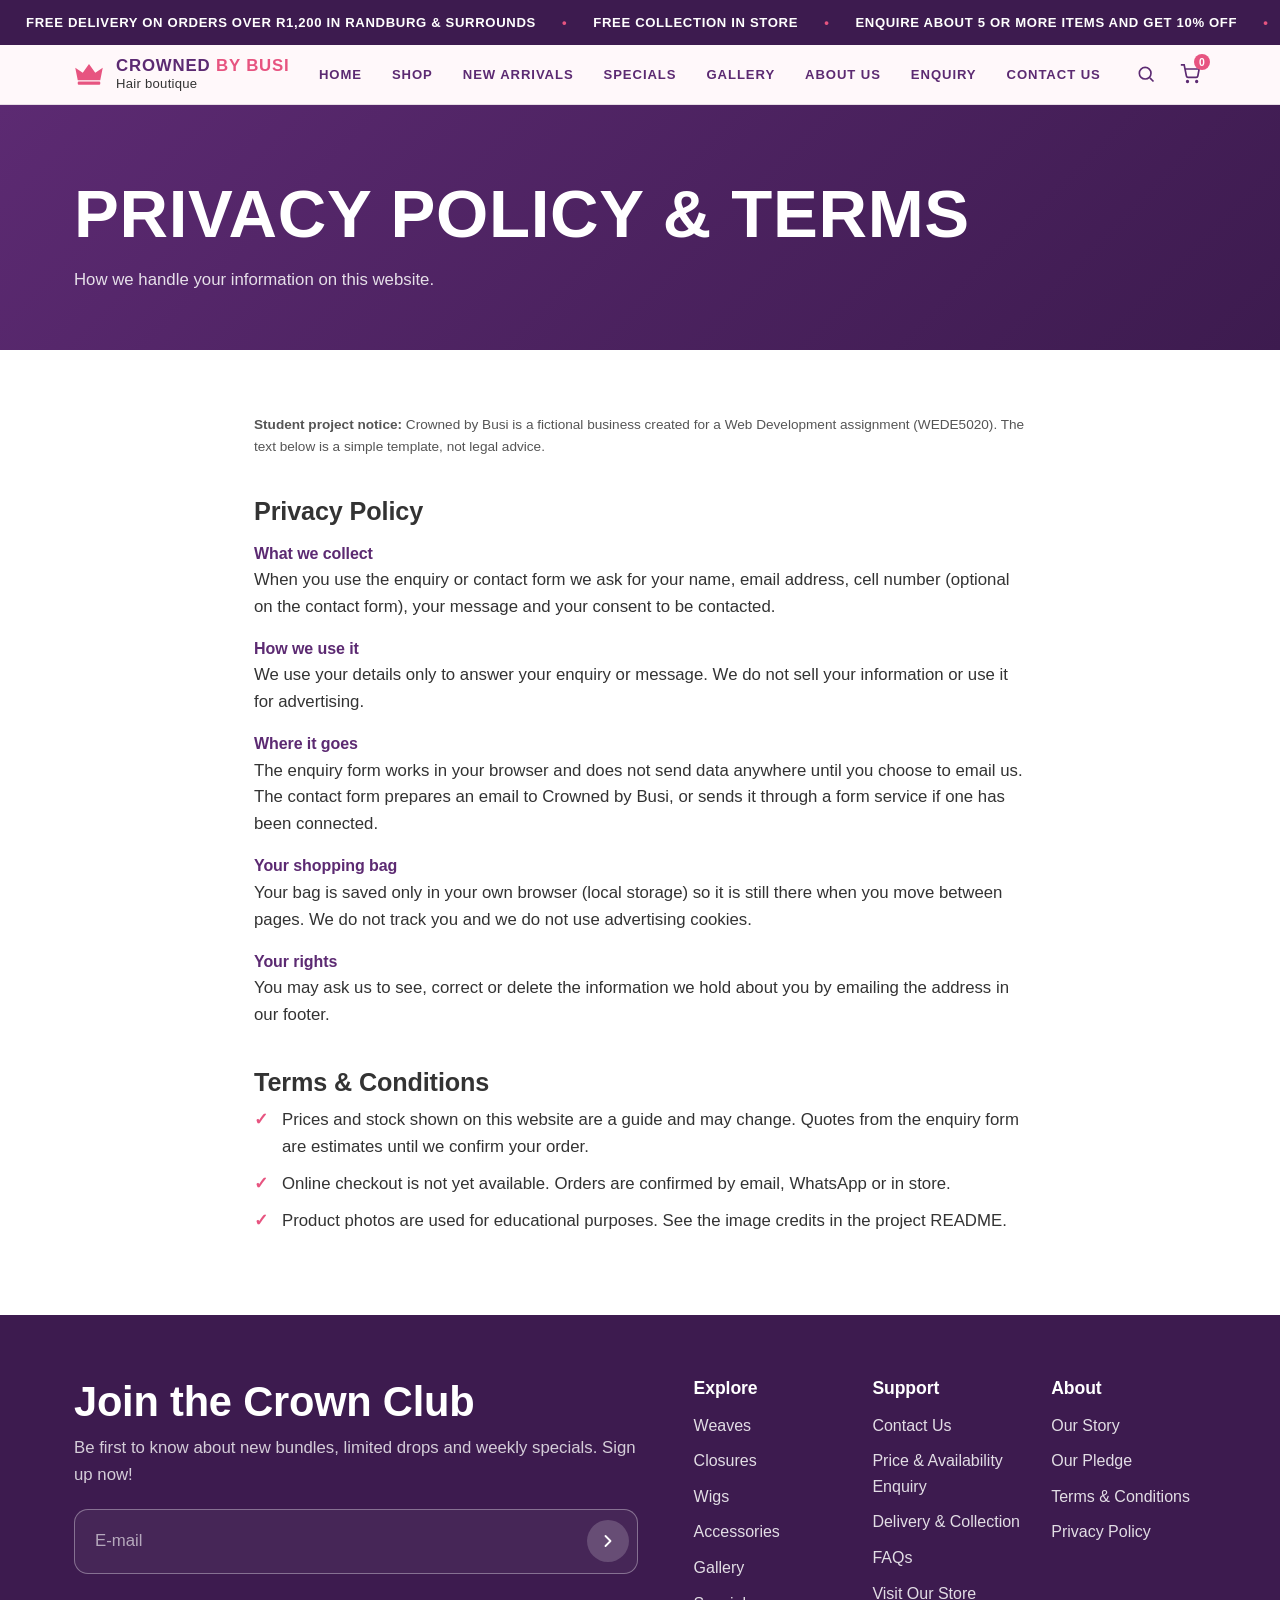
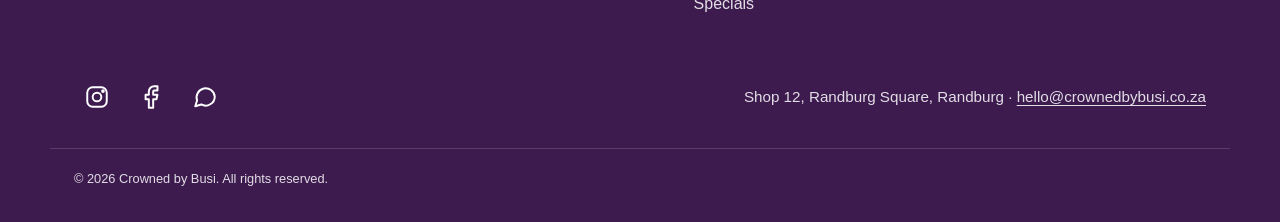
<file: privacy.html>
<!DOCTYPE html>
<html lang="en">
<head>
<meta charset="UTF-8">
<meta name="viewport" content="width=device-width, initial-scale=1.0">
<title>Privacy Policy &amp; Terms | Crowned by Busi</title>
<meta name="description" content="How Crowned by Busi handles personal information collected through the website forms, plus our website terms.">
<meta name="robots" content="index, follow">
<meta name="theme-color" content="#5C2A72">
<meta name="referrer" content="strict-origin-when-cross-origin">
<meta http-equiv="Content-Security-Policy" content="default-src 'self'; script-src 'self' https://unpkg.com; style-src 'self' https://fonts.googleapis.com https://unpkg.com; font-src https://fonts.gstatic.com; img-src 'self' https://tile.openstreetmap.org https://unpkg.com; connect-src 'self' https://formspree.io; object-src 'none'; base-uri 'self'; form-action 'self' https://formspree.io">
<link rel="canonical" href="https://YOUR-USERNAME.github.io/crowned-by-busi/privacy.html">
<meta property="og:type" content="website">
<meta property="og:site_name" content="Crowned by Busi">
<meta property="og:title" content="Privacy Policy &amp; Terms | Crowned by Busi">
<meta property="og:description" content="How Crowned by Busi handles personal information collected through the website forms, plus our website terms.">
<meta property="og:url" content="https://YOUR-USERNAME.github.io/crowned-by-busi/privacy.html">
<meta property="og:image" content="https://YOUR-USERNAME.github.io/crowned-by-busi/images/hero-1.jpg">
<meta name="twitter:card" content="summary_large_image">
<link rel="icon" href="images/favicon.svg" type="image/svg+xml">
<link rel="preconnect" href="https://fonts.googleapis.com">
<link rel="preconnect" href="https://fonts.gstatic.com" crossorigin>
<link href="https://fonts.googleapis.com/css2?family=Barlow+Semi+Condensed:wght@600;700&family=Barlow:wght@400;500;600;700&display=swap" rel="stylesheet">
<link rel="stylesheet" href="style.css">
</head>
<body>
<a class="skip-link" href="#main">Skip to main content</a>

<!-- ============ ANNOUNCEMENT BAR ============ -->
<div class="announce" role="region" aria-label="Shop announcements">
  <div class="announce-track">
    <div class="announce-group"><span>Free delivery on orders over R1,200 in Randburg &amp; surrounds</span><span class="dot" aria-hidden="true">&bull;</span><span>Free collection in store</span><span class="dot" aria-hidden="true">&bull;</span><span>Enquire about 5 or more items and get 10% off</span><span class="dot" aria-hidden="true">&bull;</span><span>Visit us: Shop 12, Randburg Square, Randburg</span><span class="dot" aria-hidden="true">&bull;</span></div>
    <div class="announce-group" aria-hidden="true"><span>Free delivery on orders over R1,200 in Randburg &amp; surrounds</span><span class="dot" aria-hidden="true">&bull;</span><span>Free collection in store</span><span class="dot" aria-hidden="true">&bull;</span><span>Enquire about 5 or more items and get 10% off</span><span class="dot" aria-hidden="true">&bull;</span><span>Visit us: Shop 12, Randburg Square, Randburg</span><span class="dot" aria-hidden="true">&bull;</span></div>
  </div>
</div>

<!-- ============ HEADER / NAV ============ -->
<header class="site-header">
  <div class="header-inner">
    <a href="index.html" class="logo" aria-label="Crowned by Busi, home">
      <svg class="logo-mark" viewBox="0 0 48 48" width="30" height="30" aria-hidden="true">
        <path d="M6 34 L2 14 L14 22 L24 8 L34 22 L46 14 L42 34 Z" fill="currentColor"/>
        <rect x="6" y="36" width="36" height="5" rx="1.5" fill="currentColor"/>
      </svg>
      <span class="logo-text">Crowned <span>by Busi</span></span>
    </a>

    <nav class="main-nav" id="main-nav" aria-label="Main navigation">
      <ul>
        <li><a href="index.html">Home</a></li>
        <li class="has-dropdown">
          <a href="products.html">Shop</a>
          <ul class="dropdown">
            <li><a href="products.html?category=Weaves">Weaves</a></li>
            <li><a href="products.html?category=Closures">Closures</a></li>
            <li><a href="products.html?category=Wigs">Wigs</a></li>
            <li><a href="products.html?category=Clip-Ins">Clip-Ins</a></li>
            <li><a href="products.html?category=Accessories">Accessories</a></li>
          </ul>
        </li>
        <li><a href="products.html?sort=newest">New Arrivals</a></li>
        <li><a href="index.html#specials">Specials</a></li>
        <li><a href="gallery.html">Gallery</a></li>
        <li><a href="about.html">About Us</a></li>
        <li><a href="enquiry.html">Enquiry</a></li>
        <li><a href="contact.html">Contact Us</a></li>
      </ul>
    </nav>

    <div class="header-actions">
      <a class="icon-btn" href="products.html#search" aria-label="Search products">
        <svg viewBox="0 0 24 24" width="20" height="20" fill="none" stroke="currentColor" stroke-width="2" aria-hidden="true"><circle cx="11" cy="11" r="7"/><line x1="21" y1="21" x2="16.65" y2="16.65"/></svg>
      </a>
      <button class="icon-btn cart-btn" id="cart-toggle" aria-label="Open cart" aria-haspopup="true" aria-expanded="false">
        <svg viewBox="0 0 24 24" width="20" height="20" fill="none" stroke="currentColor" stroke-width="2" aria-hidden="true"><circle cx="9" cy="21" r="1"/><circle cx="20" cy="21" r="1"/><path d="M1 1h4l2.68 13.39a2 2 0 0 0 2 1.61h9.72a2 2 0 0 0 2-1.61L23 6H6"/></svg>
        <span class="cart-badge" id="cart-count" aria-live="polite">0</span>
      </button>
      <button class="hamburger" id="hamburger" aria-label="Open menu" aria-expanded="false" aria-controls="main-nav">
        <span></span><span></span><span></span>
      </button>
    </div>
  </div>
</header>

<!-- ============ CART DRAWER ============ -->
<div class="cart-overlay" id="cart-overlay"></div>
<aside class="cart-drawer" id="cart-drawer" aria-hidden="true" aria-label="Shopping bag">
  <div class="cart-drawer-head">
    <h2>Your Bag</h2>
    <button class="cart-close" id="cart-close" aria-label="Close cart">&times;</button>
  </div>
  <ul class="cart-items" id="cart-items">
    <li class="cart-empty" id="cart-empty">Your bag is empty. Start adding some hair! 💇🏾‍♀️</li>
  </ul>
  <div class="cart-drawer-foot">
    <div class="cart-subtotal-row">
      <span>Subtotal</span>
      <span id="cart-subtotal">R0</span>
    </div>
    <p class="cart-note" id="cart-note" role="status"></p>
    <button class="btn btn-primary cart-checkout" id="cart-checkout">Checkout</button>
  </div>
</aside>
<section class="page-banner">
  <h1>Privacy Policy &amp; Terms</h1>
  <p>How we handle your information on this website.</p>
</section>

<main id="main">
<section class="section">
  <div class="section-inner narrow prose">
    <p class="form-note"><strong>Student project notice:</strong> Crowned by Busi is a fictional business created for a Web Development assignment (WEDE5020). The text below is a simple template, not legal advice.</p>

    <h2 id="privacy">Privacy Policy</h2>
    <h3>What we collect</h3>
    <p>When you use the enquiry or contact form we ask for your name, email address, cell number (optional on the contact form), your message and your consent to be contacted.</p>
    <h3>How we use it</h3>
    <p>We use your details only to answer your enquiry or message. We do not sell your information or use it for advertising.</p>
    <h3>Where it goes</h3>
    <p>The enquiry form works in your browser and does not send data anywhere until you choose to email us. The contact form prepares an email to Crowned by Busi, or sends it through a form service if one has been connected.</p>
    <h3>Your shopping bag</h3>
    <p>Your bag is saved only in your own browser (local storage) so it is still there when you move between pages. We do not track you and we do not use advertising cookies.</p>
    <h3>Your rights</h3>
    <p>You may ask us to see, correct or delete the information we hold about you by emailing the address in our footer.</p>

    <h2 id="terms">Terms &amp; Conditions</h2>
    <ul class="tick-list">
      <li>Prices and stock shown on this website are a guide and may change. Quotes from the enquiry form are estimates until we confirm your order.</li>
      <li>Online checkout is not yet available. Orders are confirmed by email, WhatsApp or in store.</li>
      <li>Product photos are used for educational purposes. See the image credits in the project README.</li>
    </ul>
  </div>
</section>
</main>

<!-- ============ FOOTER ============ -->
<footer class="site-footer" id="contact">
  <div class="footer-inner footer-top">
    <div class="newsletter">
      <h2 class="newsletter-title">Join the Crown Club</h2>
      <p>Be first to know about new bundles, limited drops and weekly specials. Sign up now!</p>
      <form class="newsletter-form" id="newsletter-form" novalidate>
        <label for="newsletter-email" class="visually-hidden">Email address</label>
        <input type="email" id="newsletter-email" name="email" placeholder="E-mail" autocomplete="email" maxlength="120" aria-describedby="newsletter-msg">
        <button type="submit" aria-label="Join the Crown Club"><svg viewBox="0 0 24 24" width="20" height="20" fill="none" stroke="currentColor" stroke-width="2.2" stroke-linecap="round" stroke-linejoin="round" aria-hidden="true"><path d="M9 6l6 6-6 6"/></svg></button>
      </form>
      <p class="newsletter-msg" id="newsletter-msg" role="status" aria-live="polite"></p>
    </div>
    <div class="footer-links">
      <div class="footer-col">
        <h3>Explore</h3>
        <ul>
          <li><a href="products.html?category=Weaves">Weaves</a></li>
          <li><a href="products.html?category=Closures">Closures</a></li>
          <li><a href="products.html?category=Wigs">Wigs</a></li>
          <li><a href="products.html?category=Accessories">Accessories</a></li>
          <li><a href="gallery.html">Gallery</a></li>
          <li><a href="index.html#specials">Specials</a></li>
        </ul>
      </div>
      <div class="footer-col">
        <h3>Support</h3>
        <ul>
          <li><a href="contact.html">Contact Us</a></li>
          <li><a href="enquiry.html">Price &amp; Availability Enquiry</a></li>
          <li><a href="contact.html#faqs">Delivery &amp; Collection</a></li>
          <li><a href="contact.html#faqs">FAQs</a></li>
          <li><a href="contact.html#visit">Visit Our Store</a></li>
        </ul>
      </div>
      <div class="footer-col">
        <h3>About</h3>
        <ul>
          <li><a href="about.html#story">Our Story</a></li>
          <li><a href="about.html#pledge">Our Pledge</a></li>
          <li><a href="privacy.html#terms">Terms &amp; Conditions</a></li>
          <li><a href="privacy.html#privacy">Privacy Policy</a></li>
        </ul>
      </div>
    </div>
  </div>

  <div class="footer-inner footer-social-row">
    <div class="footer-social">
      <a href="#" aria-label="Crowned by Busi on Instagram"><svg viewBox="0 0 24 24" width="26" height="26" fill="none" stroke="currentColor" stroke-width="1.8" stroke-linecap="round" stroke-linejoin="round" aria-hidden="true"><rect x="3" y="3" width="18" height="18" rx="5"/><circle cx="12" cy="12" r="4"/><circle cx="17.5" cy="6.5" r="0.8"/></svg></a>
      <a href="#" aria-label="Crowned by Busi on Facebook"><svg viewBox="0 0 24 24" width="26" height="26" fill="none" stroke="currentColor" stroke-width="1.8" stroke-linecap="round" stroke-linejoin="round" aria-hidden="true"><path d="M18 2h-3a5 5 0 0 0-5 5v3H7v4h3v8h4v-8h3l1-4h-4V7a1 1 0 0 1 1-1h3z"/></svg></a>
      <a href="#" aria-label="Message Crowned by Busi on WhatsApp"><svg viewBox="0 0 24 24" width="26" height="26" fill="none" stroke="currentColor" stroke-width="1.8" stroke-linecap="round" stroke-linejoin="round" aria-hidden="true"><path d="M21 11.5a8.4 8.4 0 0 1-12.4 7.4L3 20.5l1.7-5.4A8.4 8.4 0 1 1 21 11.5z"/></svg></a>
    </div>
    <p class="footer-address">Shop 12, Randburg Square, Randburg &middot; <a href="mailto:hello@crownedbybusi.co.za">hello@crownedbybusi.co.za</a></p>
  </div>

  <div class="footer-bottom">
    <p>&copy; 2026 Crowned by Busi. All rights reserved.</p>
  </div>
</footer>

<script src="script.js"></script>
</body>
</html>
</file>
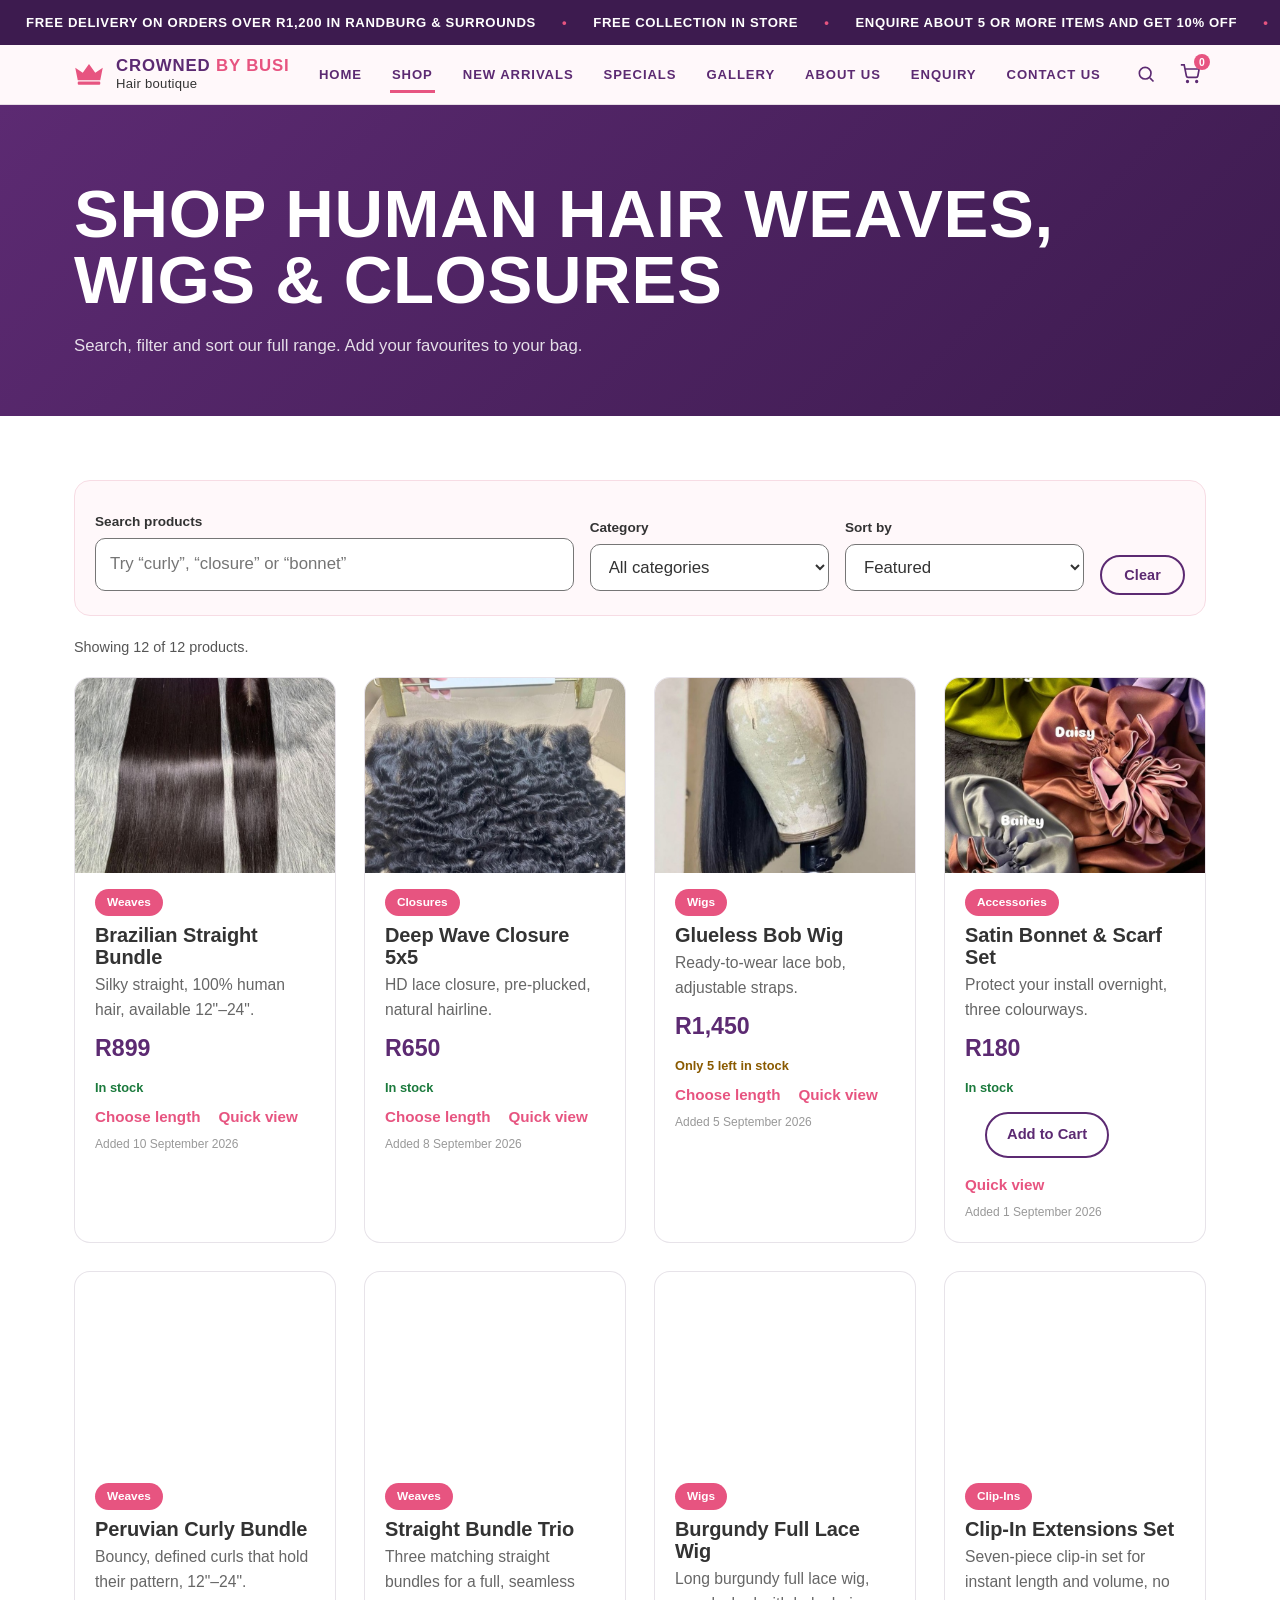
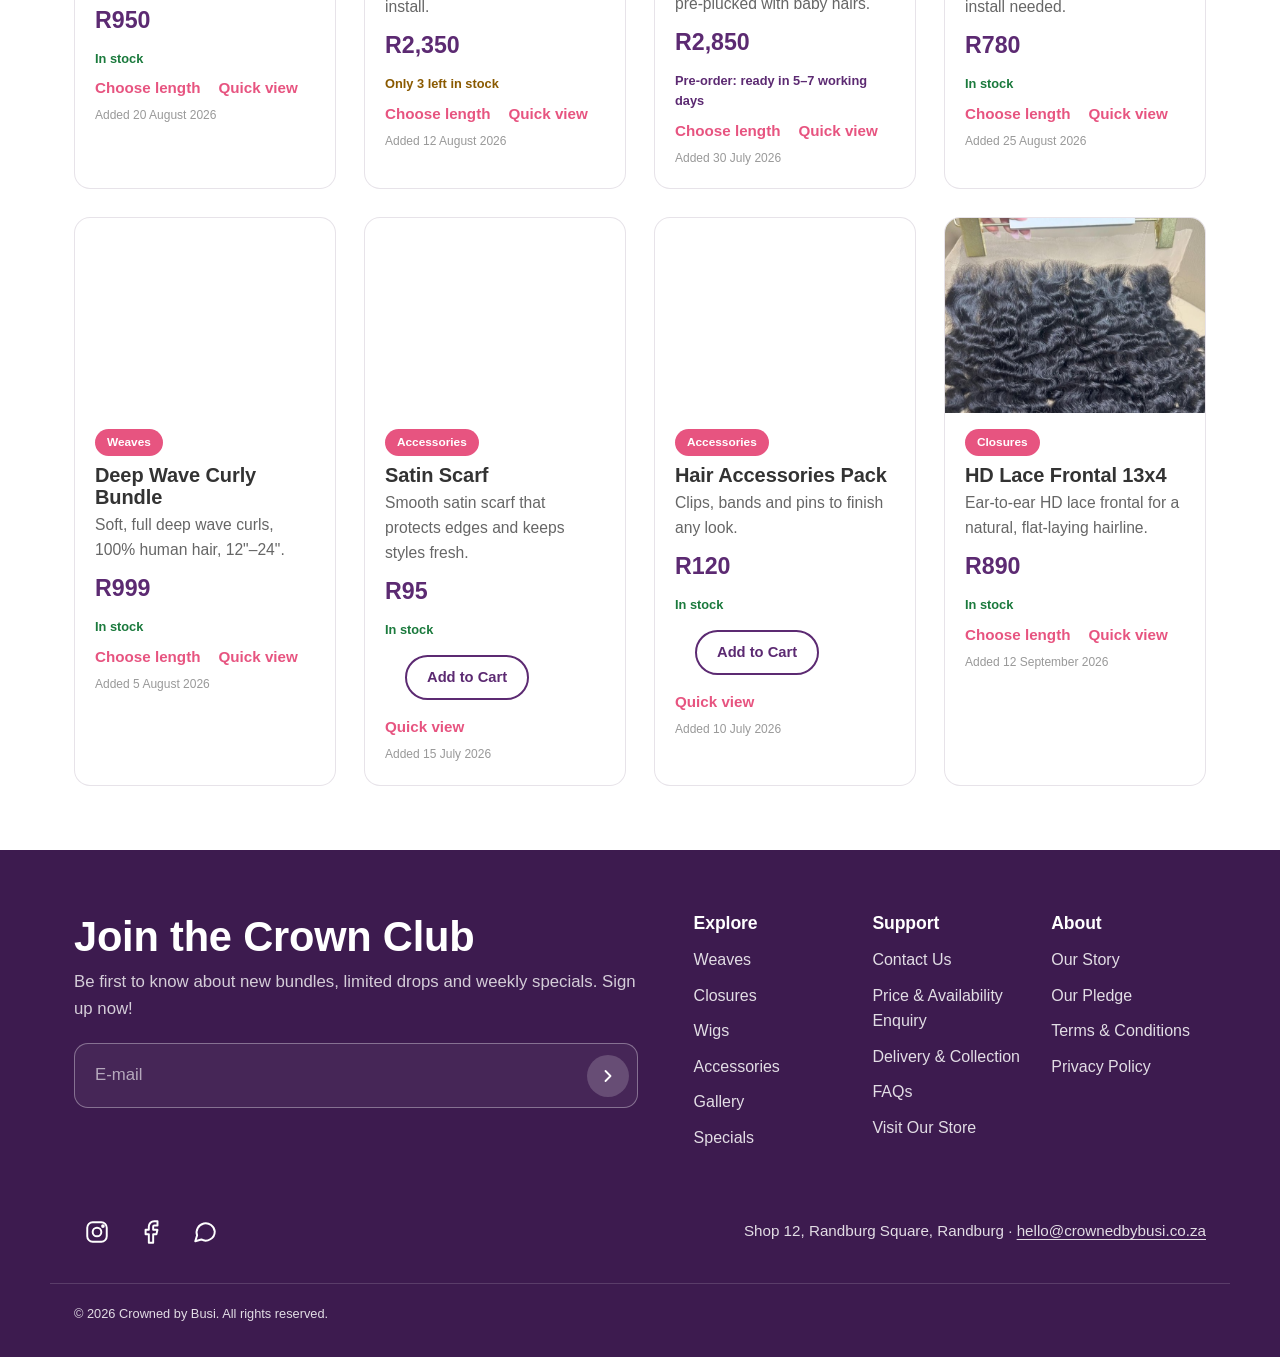
<file: products.html>
<!DOCTYPE html>
<html lang="en">
<head>
<meta charset="UTF-8">
<meta name="viewport" content="width=device-width, initial-scale=1.0">
<title>Shop Human Hair Weaves, Wigs &amp; Closures | Crowned by Busi</title>
<meta name="description" content="Browse human hair weaves, lace closures, wigs, clip-ins and satin accessories from Crowned by Busi in Randburg. Search, filter and add to your bag.">
<meta name="robots" content="index, follow">
<meta name="theme-color" content="#5C2A72">
<meta name="referrer" content="strict-origin-when-cross-origin">
<meta http-equiv="Content-Security-Policy" content="default-src 'self'; script-src 'self' https://unpkg.com; style-src 'self' https://fonts.googleapis.com https://unpkg.com; font-src https://fonts.gstatic.com; img-src 'self' https://tile.openstreetmap.org https://unpkg.com; connect-src 'self' https://formspree.io; object-src 'none'; base-uri 'self'; form-action 'self' https://formspree.io">
<link rel="canonical" href="https://YOUR-USERNAME.github.io/crowned-by-busi/products.html">
<meta property="og:type" content="website">
<meta property="og:site_name" content="Crowned by Busi">
<meta property="og:title" content="Shop Human Hair Weaves, Wigs &amp; Closures | Crowned by Busi">
<meta property="og:description" content="Browse human hair weaves, lace closures, wigs, clip-ins and satin accessories from Crowned by Busi in Randburg. Search, filter and add to your bag.">
<meta property="og:url" content="https://YOUR-USERNAME.github.io/crowned-by-busi/products.html">
<meta property="og:image" content="https://YOUR-USERNAME.github.io/crowned-by-busi/images/hero-1.jpg">
<meta name="twitter:card" content="summary_large_image">
<link rel="icon" href="images/favicon.svg" type="image/svg+xml">
<link rel="preconnect" href="https://fonts.googleapis.com">
<link rel="preconnect" href="https://fonts.gstatic.com" crossorigin>
<link href="https://fonts.googleapis.com/css2?family=Barlow+Semi+Condensed:wght@600;700&family=Barlow:wght@400;500;600;700&display=swap" rel="stylesheet">
<link rel="stylesheet" href="style.css">
<script type="application/ld+json">
{
  "@context": "https://schema.org",
  "@graph": [
    {
      "@type": "Product",
      "name": "Brazilian Straight Bundle",
      "description": "Silky straight, 100% human hair, available 12\"–24\".",
      "image": "https://YOUR-USERNAME.github.io/crowned-by-busi/images/product-4.jpg",
      "category": "Weaves",
      "brand": {
        "@type": "Brand",
        "name": "Crowned by Busi"
      },
      "offers": {
        "@type": "Offer",
        "priceCurrency": "ZAR",
        "price": 899,
        "availability": "https://schema.org/InStock",
        "url": "https://YOUR-USERNAME.github.io/crowned-by-busi/products.html"
      }
    },
    {
      "@type": "Product",
      "name": "Deep Wave Closure 5x5",
      "description": "HD lace closure, pre-plucked, natural hairline.",
      "image": "https://YOUR-USERNAME.github.io/crowned-by-busi/images/category-2.jpg",
      "category": "Closures",
      "brand": {
        "@type": "Brand",
        "name": "Crowned by Busi"
      },
      "offers": {
        "@type": "Offer",
        "priceCurrency": "ZAR",
        "price": 650,
        "availability": "https://schema.org/InStock",
        "url": "https://YOUR-USERNAME.github.io/crowned-by-busi/products.html"
      }
    },
    {
      "@type": "Product",
      "name": "Glueless Bob Wig",
      "description": "Ready-to-wear lace bob, adjustable straps.",
      "image": "https://YOUR-USERNAME.github.io/crowned-by-busi/images/product-3.jpg",
      "category": "Wigs",
      "brand": {
        "@type": "Brand",
        "name": "Crowned by Busi"
      },
      "offers": {
        "@type": "Offer",
        "priceCurrency": "ZAR",
        "price": 1450,
        "availability": "https://schema.org/InStock",
        "url": "https://YOUR-USERNAME.github.io/crowned-by-busi/products.html"
      }
    },
    {
      "@type": "Product",
      "name": "Satin Bonnet & Scarf Set",
      "description": "Protect your install overnight, three colourways.",
      "image": "https://YOUR-USERNAME.github.io/crowned-by-busi/images/product-2.jpg",
      "category": "Accessories",
      "brand": {
        "@type": "Brand",
        "name": "Crowned by Busi"
      },
      "offers": {
        "@type": "Offer",
        "priceCurrency": "ZAR",
        "price": 180,
        "availability": "https://schema.org/InStock",
        "url": "https://YOUR-USERNAME.github.io/crowned-by-busi/products.html"
      }
    },
    {
      "@type": "Product",
      "name": "Peruvian Curly Bundle",
      "description": "Bouncy, defined curls that hold their pattern, 12\"–24\".",
      "image": "https://YOUR-USERNAME.github.io/crowned-by-busi/images/product-1.jpg",
      "category": "Weaves",
      "brand": {
        "@type": "Brand",
        "name": "Crowned by Busi"
      },
      "offers": {
        "@type": "Offer",
        "priceCurrency": "ZAR",
        "price": 950,
        "availability": "https://schema.org/InStock",
        "url": "https://YOUR-USERNAME.github.io/crowned-by-busi/products.html"
      }
    },
    {
      "@type": "Product",
      "name": "Straight Bundle Trio",
      "description": "Three matching straight bundles for a full, seamless install.",
      "image": "https://YOUR-USERNAME.github.io/crowned-by-busi/images/category-1.jpg",
      "category": "Weaves",
      "brand": {
        "@type": "Brand",
        "name": "Crowned by Busi"
      },
      "offers": {
        "@type": "Offer",
        "priceCurrency": "ZAR",
        "price": 2350,
        "availability": "https://schema.org/InStock",
        "url": "https://YOUR-USERNAME.github.io/crowned-by-busi/products.html"
      }
    },
    {
      "@type": "Product",
      "name": "Burgundy Full Lace Wig",
      "description": "Long burgundy full lace wig, pre-plucked with baby hairs.",
      "image": "https://YOUR-USERNAME.github.io/crowned-by-busi/images/hero-3.jpg",
      "category": "Wigs",
      "brand": {
        "@type": "Brand",
        "name": "Crowned by Busi"
      },
      "offers": {
        "@type": "Offer",
        "priceCurrency": "ZAR",
        "price": 2850,
        "availability": "https://schema.org/PreOrder",
        "url": "https://YOUR-USERNAME.github.io/crowned-by-busi/products.html"
      }
    },
    {
      "@type": "Product",
      "name": "Clip-In Extensions Set",
      "description": "Seven-piece clip-in set for instant length and volume, no install needed.",
      "image": "https://YOUR-USERNAME.github.io/crowned-by-busi/images/category-3.jpg",
      "category": "Clip-Ins",
      "brand": {
        "@type": "Brand",
        "name": "Crowned by Busi"
      },
      "offers": {
        "@type": "Offer",
        "priceCurrency": "ZAR",
        "price": 780,
        "availability": "https://schema.org/InStock",
        "url": "https://YOUR-USERNAME.github.io/crowned-by-busi/products.html"
      }
    },
    {
      "@type": "Product",
      "name": "Deep Wave Curly Bundle",
      "description": "Soft, full deep wave curls, 100% human hair, 12\"–24\".",
      "image": "https://YOUR-USERNAME.github.io/crowned-by-busi/images/special-2.jpg",
      "category": "Weaves",
      "brand": {
        "@type": "Brand",
        "name": "Crowned by Busi"
      },
      "offers": {
        "@type": "Offer",
        "priceCurrency": "ZAR",
        "price": 999,
        "availability": "https://schema.org/InStock",
        "url": "https://YOUR-USERNAME.github.io/crowned-by-busi/products.html"
      }
    },
    {
      "@type": "Product",
      "name": "Satin Scarf",
      "description": "Smooth satin scarf that protects edges and keeps styles fresh.",
      "image": "https://YOUR-USERNAME.github.io/crowned-by-busi/images/special-1.jpg",
      "category": "Accessories",
      "brand": {
        "@type": "Brand",
        "name": "Crowned by Busi"
      },
      "offers": {
        "@type": "Offer",
        "priceCurrency": "ZAR",
        "price": 95,
        "availability": "https://schema.org/InStock",
        "url": "https://YOUR-USERNAME.github.io/crowned-by-busi/products.html"
      }
    },
    {
      "@type": "Product",
      "name": "Hair Accessories Pack",
      "description": "Clips, bands and pins to finish any look.",
      "image": "https://YOUR-USERNAME.github.io/crowned-by-busi/images/special-3.jpg",
      "category": "Accessories",
      "brand": {
        "@type": "Brand",
        "name": "Crowned by Busi"
      },
      "offers": {
        "@type": "Offer",
        "priceCurrency": "ZAR",
        "price": 120,
        "availability": "https://schema.org/InStock",
        "url": "https://YOUR-USERNAME.github.io/crowned-by-busi/products.html"
      }
    },
    {
      "@type": "Product",
      "name": "HD Lace Frontal 13x4",
      "description": "Ear-to-ear HD lace frontal for a natural, flat-laying hairline.",
      "image": "https://YOUR-USERNAME.github.io/crowned-by-busi/images/category-2.jpg",
      "category": "Closures",
      "brand": {
        "@type": "Brand",
        "name": "Crowned by Busi"
      },
      "offers": {
        "@type": "Offer",
        "priceCurrency": "ZAR",
        "price": 890,
        "availability": "https://schema.org/InStock",
        "url": "https://YOUR-USERNAME.github.io/crowned-by-busi/products.html"
      }
    }
  ]
}
</script>
</head>
<body>
<a class="skip-link" href="#main">Skip to main content</a>

<!-- ============ ANNOUNCEMENT BAR ============ -->
<div class="announce" role="region" aria-label="Shop announcements">
  <div class="announce-track">
    <div class="announce-group"><span>Free delivery on orders over R1,200 in Randburg &amp; surrounds</span><span class="dot" aria-hidden="true">&bull;</span><span>Free collection in store</span><span class="dot" aria-hidden="true">&bull;</span><span>Enquire about 5 or more items and get 10% off</span><span class="dot" aria-hidden="true">&bull;</span><span>Visit us: Shop 12, Randburg Square, Randburg</span><span class="dot" aria-hidden="true">&bull;</span></div>
    <div class="announce-group" aria-hidden="true"><span>Free delivery on orders over R1,200 in Randburg &amp; surrounds</span><span class="dot" aria-hidden="true">&bull;</span><span>Free collection in store</span><span class="dot" aria-hidden="true">&bull;</span><span>Enquire about 5 or more items and get 10% off</span><span class="dot" aria-hidden="true">&bull;</span><span>Visit us: Shop 12, Randburg Square, Randburg</span><span class="dot" aria-hidden="true">&bull;</span></div>
  </div>
</div>

<!-- ============ HEADER / NAV ============ -->
<header class="site-header">
  <div class="header-inner">
    <a href="index.html" class="logo" aria-label="Crowned by Busi, home">
      <svg class="logo-mark" viewBox="0 0 48 48" width="30" height="30" aria-hidden="true">
        <path d="M6 34 L2 14 L14 22 L24 8 L34 22 L46 14 L42 34 Z" fill="currentColor"/>
        <rect x="6" y="36" width="36" height="5" rx="1.5" fill="currentColor"/>
      </svg>
      <span class="logo-text">Crowned <span>by Busi</span></span>
    </a>

    <nav class="main-nav" id="main-nav" aria-label="Main navigation">
      <ul>
        <li><a href="index.html">Home</a></li>
        <li class="has-dropdown">
          <a href="products.html" class="active" aria-current="page">Shop</a>
          <ul class="dropdown">
            <li><a href="products.html?category=Weaves">Weaves</a></li>
            <li><a href="products.html?category=Closures">Closures</a></li>
            <li><a href="products.html?category=Wigs">Wigs</a></li>
            <li><a href="products.html?category=Clip-Ins">Clip-Ins</a></li>
            <li><a href="products.html?category=Accessories">Accessories</a></li>
          </ul>
        </li>
        <li><a href="products.html?sort=newest">New Arrivals</a></li>
        <li><a href="index.html#specials">Specials</a></li>
        <li><a href="gallery.html">Gallery</a></li>
        <li><a href="about.html">About Us</a></li>
        <li><a href="enquiry.html">Enquiry</a></li>
        <li><a href="contact.html">Contact Us</a></li>
      </ul>
    </nav>

    <div class="header-actions">
      <a class="icon-btn" href="products.html#search" aria-label="Search products">
        <svg viewBox="0 0 24 24" width="20" height="20" fill="none" stroke="currentColor" stroke-width="2" aria-hidden="true"><circle cx="11" cy="11" r="7"/><line x1="21" y1="21" x2="16.65" y2="16.65"/></svg>
      </a>
      <button class="icon-btn cart-btn" id="cart-toggle" aria-label="Open cart" aria-haspopup="true" aria-expanded="false">
        <svg viewBox="0 0 24 24" width="20" height="20" fill="none" stroke="currentColor" stroke-width="2" aria-hidden="true"><circle cx="9" cy="21" r="1"/><circle cx="20" cy="21" r="1"/><path d="M1 1h4l2.68 13.39a2 2 0 0 0 2 1.61h9.72a2 2 0 0 0 2-1.61L23 6H6"/></svg>
        <span class="cart-badge" id="cart-count" aria-live="polite">0</span>
      </button>
      <button class="hamburger" id="hamburger" aria-label="Open menu" aria-expanded="false" aria-controls="main-nav">
        <span></span><span></span><span></span>
      </button>
    </div>
  </div>
</header>

<!-- ============ CART DRAWER ============ -->
<div class="cart-overlay" id="cart-overlay"></div>
<aside class="cart-drawer" id="cart-drawer" aria-hidden="true" aria-label="Shopping bag">
  <div class="cart-drawer-head">
    <h2>Your Bag</h2>
    <button class="cart-close" id="cart-close" aria-label="Close cart">&times;</button>
  </div>
  <ul class="cart-items" id="cart-items">
    <li class="cart-empty" id="cart-empty">Your bag is empty. Start adding some hair! 💇🏾‍♀️</li>
  </ul>
  <div class="cart-drawer-foot">
    <div class="cart-subtotal-row">
      <span>Subtotal</span>
      <span id="cart-subtotal">R0</span>
    </div>
    <p class="cart-note" id="cart-note" role="status"></p>
    <button class="btn btn-primary cart-checkout" id="cart-checkout">Checkout</button>
  </div>
</aside>
<section class="page-banner">
  <h1>Shop Human Hair Weaves, Wigs &amp; Closures</h1>
  <p>Search, filter and sort our full range. Add your favourites to your bag.</p>
</section>

<main id="main">
<section class="section">
  <div class="section-inner">
    <button type="button" class="filter-fab" id="filter-toggle" aria-controls="catalog-toolbar" aria-expanded="false">
      <svg viewBox="0 0 24 24" width="22" height="22" fill="none" stroke="currentColor" stroke-width="2" stroke-linecap="round" aria-hidden="true"><line x1="4" y1="7" x2="20" y2="7"/><line x1="4" y1="17" x2="20" y2="17"/><circle cx="9" cy="7" r="2.2" fill="currentColor"/><circle cx="15" cy="17" r="2.2" fill="currentColor"/></svg>
      <span id="filter-toggle-label">Filter and sort</span>
    </button>
    <form class="catalog-toolbar" id="catalog-toolbar" role="search" aria-label="Search and filter products" action="products.html" method="get">
      <div class="field">
        <label for="search">Search products</label>
        <input id="search" name="q" type="search" placeholder="Try “curly”, “closure” or “bonnet”" autocomplete="off">
      </div>
      <div class="field">
        <label for="category">Category</label>
        <select id="category" name="category">
          <option value="">All categories</option>
          <option value="Weaves">Weaves</option><option value="Closures">Closures</option><option value="Wigs">Wigs</option><option value="Clip-Ins">Clip-Ins</option><option value="Accessories">Accessories</option>
        </select>
      </div>
      <div class="field">
        <label for="sort">Sort by</label>
        <select id="sort" name="sort">
          <option value="featured">Featured</option>
          <option value="newest">Newest first</option>
          <option value="price-asc">Price: low to high</option>
          <option value="price-desc">Price: high to low</option>
          <option value="name">Name: A to Z</option>
        </select>
      </div>
      <button type="button" class="btn btn-outline-dark btn-small" id="clear-filters">Clear</button>
    </form>

    <p class="result-count" id="result-count" role="status" aria-live="polite"></p>

    <div class="card-grid" id="product-grid"></div>

    <div class="empty-state" id="empty-state" hidden>
      <p><strong>No products match your search.</strong></p>
      <p>Try a different word, or <button type="button" class="card-link" id="empty-clear">clear the filters</button>.</p>
    </div>

    <noscript>
      <p>The interactive catalogue needs JavaScript. Here is our current range:</p>
      <ul class="plain-list">
      <li>Brazilian Straight Bundle (Weaves) &ndash; R899</li>
      <li>Deep Wave Closure 5x5 (Closures) &ndash; R650</li>
      <li>Glueless Bob Wig (Wigs) &ndash; R1,450</li>
      <li>Satin Bonnet &amp; Scarf Set (Accessories) &ndash; R180</li>
      <li>Peruvian Curly Bundle (Weaves) &ndash; R950</li>
      <li>Straight Bundle Trio (Weaves) &ndash; R2,350</li>
      <li>Burgundy Full Lace Wig (Wigs) &ndash; R2,850</li>
      <li>Clip-In Extensions Set (Clip-Ins) &ndash; R780</li>
      <li>Deep Wave Curly Bundle (Weaves) &ndash; R999</li>
      <li>Satin Scarf (Accessories) &ndash; R95</li>
      <li>Hair Accessories Pack (Accessories) &ndash; R120</li>
      <li>HD Lace Frontal 13x4 (Closures) &ndash; R890</li>
      </ul>
      <p>To order, use our <a href="enquiry.html">enquiry form</a> or <a href="contact.html">contact page</a>.</p>
    </noscript>
  </div>
</section>
</main>

<template id="product-card-template">
  <article class="product-card card-enter">
    <div class="product-image"><img alt="" loading="lazy" decoding="async"></div>
    <span class="tag"></span>
    <h3></h3>
    <p class="product-desc"></p>
    <p class="price"></p>
    <p class="stock"></p>
    <div class="card-actions">
      <button type="button" class="card-link card-primary-action"></button>
      <button type="button" class="card-link quick-view-btn">Quick view</button>
    </div>
    <span class="card-date"></span>
  </article>
</template>

<dialog class="modal" id="quick-view" aria-labelledby="qv-title">
  <div class="modal-inner">
    <button type="button" class="modal-close" id="qv-close" aria-label="Close quick view">&times;</button>
    <div class="modal-media product-image"><img id="qv-image" alt=""></div>
    <div class="modal-body">
      <span class="tag modal-tag" id="qv-category"></span>
      <h2 id="qv-title"></h2>
      <p id="qv-desc"></p>
      <p class="price" id="qv-price"></p>
      <p class="stock" id="qv-stock"></p>
      <div class="field" id="qv-length-field">
        <label for="qv-length">Length (inches)</label>
        <select id="qv-length"></select>
      </div>
      <div class="field">
        <label for="qv-qty">Quantity</label>
        <input id="qv-qty" type="number" min="1" max="10" value="1" inputmode="numeric">
      </div>
      <p class="field-error" id="qv-error" aria-live="polite"></p>
      <div class="modal-actions">
        <button type="button" class="btn btn-primary" id="qv-add">Add to Cart</button>
        <a class="card-link" id="qv-enquire" href="enquiry.html">Ask about this item</a>
      </div>
    </div>
  </div>
</dialog>

<!-- ============ FOOTER ============ -->
<footer class="site-footer" id="contact">
  <div class="footer-inner footer-top">
    <div class="newsletter">
      <h2 class="newsletter-title">Join the Crown Club</h2>
      <p>Be first to know about new bundles, limited drops and weekly specials. Sign up now!</p>
      <form class="newsletter-form" id="newsletter-form" novalidate>
        <label for="newsletter-email" class="visually-hidden">Email address</label>
        <input type="email" id="newsletter-email" name="email" placeholder="E-mail" autocomplete="email" maxlength="120" aria-describedby="newsletter-msg">
        <button type="submit" aria-label="Join the Crown Club"><svg viewBox="0 0 24 24" width="20" height="20" fill="none" stroke="currentColor" stroke-width="2.2" stroke-linecap="round" stroke-linejoin="round" aria-hidden="true"><path d="M9 6l6 6-6 6"/></svg></button>
      </form>
      <p class="newsletter-msg" id="newsletter-msg" role="status" aria-live="polite"></p>
    </div>
    <div class="footer-links">
      <div class="footer-col">
        <h3>Explore</h3>
        <ul>
          <li><a href="products.html?category=Weaves">Weaves</a></li>
          <li><a href="products.html?category=Closures">Closures</a></li>
          <li><a href="products.html?category=Wigs">Wigs</a></li>
          <li><a href="products.html?category=Accessories">Accessories</a></li>
          <li><a href="gallery.html">Gallery</a></li>
          <li><a href="index.html#specials">Specials</a></li>
        </ul>
      </div>
      <div class="footer-col">
        <h3>Support</h3>
        <ul>
          <li><a href="contact.html">Contact Us</a></li>
          <li><a href="enquiry.html">Price &amp; Availability Enquiry</a></li>
          <li><a href="contact.html#faqs">Delivery &amp; Collection</a></li>
          <li><a href="contact.html#faqs">FAQs</a></li>
          <li><a href="contact.html#visit">Visit Our Store</a></li>
        </ul>
      </div>
      <div class="footer-col">
        <h3>About</h3>
        <ul>
          <li><a href="about.html#story">Our Story</a></li>
          <li><a href="about.html#pledge">Our Pledge</a></li>
          <li><a href="privacy.html#terms">Terms &amp; Conditions</a></li>
          <li><a href="privacy.html#privacy">Privacy Policy</a></li>
        </ul>
      </div>
    </div>
  </div>

  <div class="footer-inner footer-social-row">
    <div class="footer-social">
      <a href="#" aria-label="Crowned by Busi on Instagram"><svg viewBox="0 0 24 24" width="26" height="26" fill="none" stroke="currentColor" stroke-width="1.8" stroke-linecap="round" stroke-linejoin="round" aria-hidden="true"><rect x="3" y="3" width="18" height="18" rx="5"/><circle cx="12" cy="12" r="4"/><circle cx="17.5" cy="6.5" r="0.8"/></svg></a>
      <a href="#" aria-label="Crowned by Busi on Facebook"><svg viewBox="0 0 24 24" width="26" height="26" fill="none" stroke="currentColor" stroke-width="1.8" stroke-linecap="round" stroke-linejoin="round" aria-hidden="true"><path d="M18 2h-3a5 5 0 0 0-5 5v3H7v4h3v8h4v-8h3l1-4h-4V7a1 1 0 0 1 1-1h3z"/></svg></a>
      <a href="#" aria-label="Message Crowned by Busi on WhatsApp"><svg viewBox="0 0 24 24" width="26" height="26" fill="none" stroke="currentColor" stroke-width="1.8" stroke-linecap="round" stroke-linejoin="round" aria-hidden="true"><path d="M21 11.5a8.4 8.4 0 0 1-12.4 7.4L3 20.5l1.7-5.4A8.4 8.4 0 1 1 21 11.5z"/></svg></a>
    </div>
    <p class="footer-address">Shop 12, Randburg Square, Randburg &middot; <a href="mailto:hello@crownedbybusi.co.za">hello@crownedbybusi.co.za</a></p>
  </div>

  <div class="footer-bottom">
    <p>&copy; 2026 Crowned by Busi. All rights reserved.</p>
  </div>
</footer>

<script src="products-data.js"></script>
<script src="script.js"></script>
<script src="products.js"></script>
</body>
</html>
</file>
<file: style.css>
:root {
  /* Brand palette */
  --purple-deep: #5C2A72;
  --purple-darker: #3D1B4F;
  --pink-blush: #E75480;
  --pink-soft: #F7DCE4;
  --white: #FFFFFF;
  --charcoal: #333333;
  --tint-bg: #FFF8FA;

  /* Type */
  --font-display: 'Oswald', 'Arial Narrow', Impact, sans-serif;
  --font-body: 'Poppins', -apple-system, Segoe UI, Roboto, sans-serif;

  /* Layout */
  --max-width: 1180px;
  --radius: 10px;
  --shadow: 0 6px 20px rgba(61, 27, 79, 0.12);
}

/* ---------- Reset ---------- */
* { box-sizing: border-box; }
html { scroll-behavior: smooth; }
body {
  margin: 0;
  font-family: var(--font-body);
  color: var(--charcoal);
  background: var(--white);
  line-height: 1.6;
}
img { max-width: 100%; display: block; }
a { text-decoration: none; color: inherit; }
ul { list-style: none; margin: 0; padding: 0; }
h1, h2, h3 { font-family: var(--font-display); margin: 0 0 0.4em; }
p { margin: 0 0 1em; }
:focus-visible { outline: 3px solid var(--pink-blush); outline-offset: 2px; }

.section-inner, .header-inner, .utility-inner, .footer-inner {
  max-width: var(--max-width);
  margin: 0 auto;
  padding: 0 24px;
}

/* ---------- Buttons ---------- */
.btn {
  display: inline-block;
  padding: 14px 30px;
  border-radius: 999px;
  font-weight: 600;
  font-size: 0.95rem;
  border: 2px solid transparent;
  transition: transform 0.15s ease, background 0.2s ease, color 0.2s ease;
}
.btn-primary { background: var(--pink-blush); color: var(--white); }
.btn-primary:hover { background: #d43f6b; transform: translateY(-2px); }
.btn-outline { border-color: var(--white); color: var(--white); }
.btn-outline:hover { background: var(--white); color: var(--purple-deep); }
.btn-small { padding: 10px 22px; font-size: 0.85rem; }

/* ---------- Utility bar ---------- */
.utility-bar {
  background: var(--purple-darker);
  color: var(--pink-soft);
  font-size: 0.8rem;
}
.utility-inner {
  display: flex;
  justify-content: space-between;
  align-items: center;
  padding-top: 8px;
  padding-bottom: 8px;
  gap: 16px;
  flex-wrap: wrap;
}
.utility-socials a { margin-left: 16px; color: var(--pink-soft); }
.utility-socials a:first-child { margin-left: 0; }
.utility-socials a:hover { color: var(--white); }

/* ---------- Header / Nav ---------- */
.site-header {
  background: var(--purple-deep);
  position: sticky;
  top: 0;
  z-index: 100;
  box-shadow: var(--shadow);
}
.header-inner {
  display: flex;
  align-items: center;
  justify-content: space-between;
  padding-top: 16px;
  padding-bottom: 16px;
  gap: 24px;
}
.logo {
  font-family: var(--font-display);
  font-weight: 700;
  font-size: 1.5rem;
  color: var(--white);
  white-space: nowrap;
  display: flex;
  align-items: center;
  gap: 10px;
}
.logo-mark { color: var(--pink-blush); flex-shrink: 0; }
.logo span { color: var(--pink-blush); }

.main-nav ul { display: flex; gap: 28px; align-items: center; }
.main-nav a {
  color: var(--white);
  font-weight: 500;
  font-size: 0.95rem;
  padding: 8px 2px;
  border-bottom: 2px solid transparent;
}
.main-nav a:hover,
.main-nav a.active { border-bottom-color: var(--pink-blush); }

.has-dropdown { position: relative; }
.dropdown {
  display: none;
  position: absolute;
  top: 100%;
  left: 0;
  background: var(--white);
  min-width: 180px;
  border-radius: var(--radius);
  box-shadow: var(--shadow);
  padding: 8px 0;
  margin-top: 8px;
}
.has-dropdown:hover .dropdown,
.has-dropdown:focus-within .dropdown { display: block; }
.dropdown a { color: var(--charcoal); display: block; padding: 10px 18px; border-bottom: none; }
.dropdown a:hover { background: var(--tint-bg); color: var(--pink-blush); }

.header-actions { display: flex; align-items: center; gap: 12px; }
.icon-btn {
  background: none; border: none; color: var(--white);
  cursor: pointer; padding: 6px; display: flex;
}
.icon-btn:hover { color: var(--pink-blush); }
.cart-btn { position: relative; }
.cart-badge {
  position: absolute; top: -4px; right: -4px;
  background: var(--pink-blush); color: var(--white);
  font-size: 0.65rem; font-weight: 700;
  min-width: 16px; height: 16px; border-radius: 999px;
  display: flex; align-items: center; justify-content: center;
  padding: 0 3px;
}

/* ---------- Cart drawer ---------- */
.cart-overlay {
  position: fixed; inset: 0; background: rgba(61,27,79,0.5);
  opacity: 0; visibility: hidden; transition: opacity 0.25s ease;
  z-index: 200;
}
.cart-overlay.is-open { opacity: 1; visibility: visible; }

.cart-drawer {
  position: fixed; top: 0; right: 0; bottom: 0;
  width: min(380px, 90vw);
  background: var(--white);
  z-index: 201;
  display: flex; flex-direction: column;
  transform: translateX(100%);
  transition: transform 0.3s ease;
  box-shadow: -8px 0 24px rgba(0,0,0,0.2);
}
.cart-drawer.is-open { transform: translateX(0); }

.cart-drawer-head {
  display: flex; align-items: center; justify-content: space-between;
  padding: 20px 24px; border-bottom: 1px solid #eee;
}
.cart-drawer-head h2 { font-size: 1.2rem; margin: 0; }
.cart-close { background: none; border: none; font-size: 1.6rem; line-height: 1; cursor: pointer; color: var(--charcoal); }
.cart-close:hover { color: var(--pink-blush); }

.cart-items { list-style: none; margin: 0; padding: 8px 24px; overflow-y: auto; flex: 1; }
.cart-empty { color: #999; text-align: center; padding: 40px 0; font-size: 0.9rem; }

.cart-item {
  display: grid;
  grid-template-columns: 1fr auto auto;
  align-items: center;
  gap: 10px;
  padding: 14px 0;
  border-bottom: 1px solid #f1f1f1;
}
.cart-item-name { font-weight: 600; font-size: 0.9rem; }
.cart-item-price { font-size: 0.85rem; color: #777; }
.cart-item-qty { display: flex; align-items: center; gap: 8px; }
.cart-item-qty button {
  width: 24px; height: 24px; border-radius: 50%;
  border: 1px solid #ddd; background: var(--white);
  cursor: pointer; font-size: 0.9rem; line-height: 1;
}
.cart-item-remove { background: none; border: none; color: #b33; font-size: 0.8rem; cursor: pointer; }

.cart-drawer-foot { padding: 20px 24px; border-top: 1px solid #eee; }
.cart-subtotal-row { display: flex; justify-content: space-between; font-weight: 700; margin-bottom: 14px; }
.cart-checkout { width: 100%; text-align: center; }

.add-to-cart {
  font: inherit;
  background: none;
  border: none;
  cursor: pointer;
}

.hamburger {
  display: none;
  flex-direction: column;
  justify-content: center;
  gap: 5px;
  width: 32px; height: 32px;
  background: none; border: none; cursor: pointer;
}
.hamburger span {
  display: block; height: 2px; width: 100%;
  background: var(--white); border-radius: 2px;
  transition: transform 0.2s ease, opacity 0.2s ease;
}
.hamburger.open span:nth-child(1) { transform: translateY(7px) rotate(45deg); }
.hamburger.open span:nth-child(2) { opacity: 0; }
.hamburger.open span:nth-child(3) { transform: translateY(-7px) rotate(-45deg); }

/* ---------- Hero slider ---------- */
.hero {
  position: relative;
  overflow: hidden;
  min-height: 560px;
}
.hero-slides { position: relative; width: 100%; height: 100%; min-height: 560px; }

.hero-slide {
  position: absolute;
  inset: 0;
  display: flex;
  align-items: center;
  justify-content: center;
  text-align: center;
  padding: 110px 24px 100px;
  opacity: 0;
  visibility: hidden;
  transition: opacity 0.7s ease;
  background-size: cover;
  background-position: center;
}
/* Real hair photos: put these files in your /images folder.
   Swap the filenames for your own if you name them differently. */
.hero-slide.ph-1 { background-image: url('images/hero-1.jpg'); }
.hero-slide.ph-3 { background-image: url('images/hero-2.jpg'); }
.hero-slide.ph-6 { background-image: url('images/hero-3.jpg'); }

.hero-slide::before {
  /* darkens the photo so the white text stays readable */
  content: "";
  position: absolute;
  inset: 0;
  background: linear-gradient(180deg, rgba(61,27,79,0.35), rgba(61,27,79,0.65));
}
.hero-slide.is-active { opacity: 1; visibility: visible; z-index: 1; }

.hero-content { position: relative; z-index: 2; max-width: 720px; margin: 0 auto; color: var(--white); }
.hero-eyebrow {
  color: var(--pink-soft);
  letter-spacing: 0.04em;
  font-weight: 500;
  margin-bottom: 10px;
}
.hero h1,
.hero .hero-title { font-size: clamp(2.4rem, 6vw, 4rem); margin-bottom: 0.3em; }
.hero-tagline { font-size: 1.1rem; color: rgba(255,255,255,0.88); max-width: 560px; margin: 0 auto 2em; }
.hero-ctas { display: flex; gap: 16px; justify-content: center; flex-wrap: wrap; }

/* Arrows */
.hero-arrow {
  position: absolute;
  top: 50%;
  transform: translateY(-50%);
  z-index: 3;
  background: rgba(255,255,255,0.15);
  border: 1px solid rgba(255,255,255,0.4);
  color: var(--white);
  width: 44px;
  height: 44px;
  border-radius: 50%;
  cursor: pointer;
  font-size: 1rem;
  display: flex;
  align-items: center;
  justify-content: center;
  transition: background 0.2s ease;
}
.hero-arrow:hover { background: rgba(255,255,255,0.3); }
.hero-arrow-prev { left: 20px; }
.hero-arrow-next { right: 20px; }

/* Dots */
.hero-dots {
  position: absolute;
  bottom: 24px;
  left: 0;
  right: 0;
  z-index: 3;
  display: flex;
  justify-content: center;
  gap: 10px;
}
.hero-dot {
  width: 10px;
  height: 10px;
  border-radius: 50%;
  border: 1px solid rgba(255,255,255,0.7);
  background: transparent;
  cursor: pointer;
  padding: 0;
}
.hero-dot.is-active { background: var(--pink-blush); border-color: var(--pink-blush); }

@media (max-width: 680px) {
  .hero-arrow { width: 36px; height: 36px; }
  .hero-arrow-prev { left: 10px; }
  .hero-arrow-next { right: 10px; }
}

/* ---------- Sections ---------- */
.section { padding: 80px 0; }
.section-tint { background: var(--tint-bg); }
.section-dark { background: var(--purple-deep); color: var(--white); }
.section-title {
  font-size: clamp(1.6rem, 3vw, 2.2rem);
  text-align: center;
  margin-bottom: 48px;
  position: relative;
}
.section-title-light { color: var(--white); }

/* ---------- Placeholder art blocks ----------
   These gradients show behind the photos and act as a fallback
   if an image is missing. */
.ph-1 { background: linear-gradient(135deg,#f2c6d6,#c98fb0); }
.ph-2 { background: linear-gradient(135deg,#e6b7cf,#8c4f77); }
.ph-3 { background: linear-gradient(135deg,#d9a8c9,#5c2a72); }
.ph-4 { background: linear-gradient(135deg,#f4d6e2,#e75480); }
.ph-5 { background: linear-gradient(135deg,#c98fb0,#3d1b4f); }
.ph-6 { background: linear-gradient(135deg,#e75480,#5c2a72); }
.ph-7 { background: linear-gradient(135deg,#f2c6d6,#5c2a72); }
.ph-8 { background: linear-gradient(135deg,#8c4f77,#3d1b4f); }

/* ---------- Real images (inside the boxes) ---------- */
.product-image,
.special-image,
.category-image,
.explore-image,
.about-image {
  position: relative;
  overflow: hidden;
}

.product-image img,
.special-image img,
.category-image img,
.explore-image img,
.about-image img {
  position: absolute;
  inset: 0;
  width: 100%;
  height: 100%;
  object-fit: cover;
}

/* ---------- New Arrivals cards ---------- */
.card-grid {
  display: grid;
  grid-template-columns: repeat(4, 1fr);
  gap: 28px;
}
.product-card {
  background: var(--white);
  border-radius: var(--radius);
  overflow: hidden;
  box-shadow: var(--shadow);
  display: flex;
  flex-direction: column;
  padding-bottom: 20px;
}
.product-image { aspect-ratio: 4 / 3; width: 100%; }
.tag {
  align-self: flex-start;
  background: var(--pink-blush);
  color: var(--white);
  font-size: 0.7rem;
  font-weight: 600;
  letter-spacing: 0.03em;
  padding: 4px 12px;
  border-radius: 999px;
  margin: 16px 20px 8px;
}
.product-card h3 { font-size: 1.05rem; padding: 0 20px; margin-bottom: 4px; }
.product-desc { padding: 0 20px; font-size: 0.88rem; color: #666; margin-bottom: 8px; }
.price { padding: 0 20px; font-weight: 700; color: var(--purple-deep); margin-bottom: 10px; }
.card-link { padding: 0 20px; color: var(--pink-blush); font-weight: 600; font-size: 0.9rem; }
.card-link:hover { text-decoration: underline; }
.card-date { padding: 0 20px; margin-top: 10px; font-size: 0.75rem; color: #999; }

/* ---------- Specials ---------- */
.specials-grid {
  display: grid;
  grid-template-columns: repeat(3, 1fr);
  gap: 28px;
}
.special-card {
  background: rgba(255,255,255,0.06);
  border: 1px solid rgba(255,255,255,0.18);
  border-radius: var(--radius);
  padding: 20px;
  text-align: center;
}
.special-image { aspect-ratio: 16 / 9; border-radius: var(--radius); margin-bottom: 16px; }
.special-discount { font-family: var(--font-display); font-size: 1.5rem; color: var(--pink-blush); margin-bottom: 4px; }
.special-name { font-weight: 600; margin-bottom: 4px; }
.special-meta { font-size: 0.85rem; color: rgba(255,255,255,0.7); margin-bottom: 18px; }

/* ---------- Category grid ---------- */
.category-grid {
  display: grid;
  grid-template-columns: repeat(6, 1fr);
  gap: 20px;
}
.category-card { text-align: center; }
.category-image {
  aspect-ratio: 1 / 1;
  border-radius: 50%;
  margin-bottom: 12px;
  transition: transform 0.2s ease;
}
.category-card:hover .category-image { transform: scale(1.05); }
.category-card span { font-weight: 600; font-size: 0.9rem; }

/* ---------- Page banner (interior pages) ---------- */
.page-banner {
  background: linear-gradient(135deg, var(--purple-deep), var(--purple-darker));
  color: var(--white);
  text-align: center;
  padding: 70px 24px;
}
.page-banner h1 { font-size: clamp(2rem, 5vw, 3rem); margin-bottom: 0.3em; }
.page-banner p { color: rgba(255,255,255,0.85); margin: 0; }

/* ---------- Explore grid (home page teasers) ---------- */
.explore-grid { display: grid; grid-template-columns: repeat(4, 1fr); gap: 24px; }
.explore-card {
  background: var(--white);
  border-radius: var(--radius);
  box-shadow: var(--shadow);
  overflow: hidden;
  text-align: center;
  padding-bottom: 20px;
  display: block;
  transition: transform 0.2s ease;
}
.explore-card:hover { transform: translateY(-4px); }
.explore-image { aspect-ratio: 4 / 3; width: 100%; }
.explore-card h3 { font-size: 1.05rem; padding: 0 18px; margin: 16px 0 6px; }
.explore-card p { padding: 0 18px; font-size: 0.85rem; color: #666; margin-bottom: 12px; }
.explore-card .card-link { padding: 0 18px; }

/* ---------- Contact form ---------- */
.contact-form { display: flex; flex-direction: column; gap: 6px; }
.contact-form label { font-weight: 600; font-size: 0.85rem; margin-top: 10px; }
.contact-form input,
.contact-form textarea {
  font: inherit;
  padding: 12px 14px;
  border: 1px solid #ddd;
  border-radius: 8px;
  resize: vertical;
}
.contact-form input:focus,
.contact-form textarea:focus { outline: 2px solid var(--pink-blush); border-color: var(--pink-blush); }
.contact-form button { margin-top: 18px; align-self: flex-start; }

/* ---------- About ---------- */
.about-inner {
  display: grid;
  grid-template-columns: 1.1fr 0.9fr;
  gap: 48px;
  align-items: center;
}
.about-text .section-title { text-align: left; margin-bottom: 20px; }
.about-image { aspect-ratio: 4 / 5; border-radius: var(--radius); }

/* ---------- Connect strip ---------- */
.connect-strip {
  background: var(--purple-darker);
  color: var(--white);
  text-align: center;
  padding: 48px 24px;
}
.connect-heading { font-family: var(--font-display); font-size: 1.3rem; margin-bottom: 16px; }
.connect-icons { display: flex; justify-content: center; gap: 28px; flex-wrap: wrap; }
.connect-icons a { font-weight: 600; color: var(--pink-soft); }
.connect-icons a:hover { color: var(--white); }

/* ---------- Footer ---------- */
.site-footer { background: var(--purple-deep); color: rgba(255,255,255,0.85); }
.footer-inner {
  display: grid;
  grid-template-columns: repeat(4, 1fr);
  gap: 32px;
  padding-top: 56px;
  padding-bottom: 40px;
}
.footer-col h3 { color: var(--white); font-family: var(--font-body); font-size: 1rem; margin-bottom: 16px; }
.footer-col ul li { margin-bottom: 10px; font-size: 0.9rem; }
.footer-col a:hover { color: var(--pink-blush); }
.footer-bottom {
  border-top: 1px solid rgba(255,255,255,0.15);
  padding: 20px 24px;
  max-width: var(--max-width);
  margin: 0 auto;
  display: flex;
  justify-content: space-between;
  flex-wrap: wrap;
  gap: 10px;
  font-size: 0.8rem;
}
.footer-legal a { margin-left: 18px; }
.footer-legal a:hover { color: var(--pink-blush); }

/* =========================================================
   Responsive breakpoints
   ========================================================= */

/* Tablet */
@media (max-width: 900px) {
  .card-grid { grid-template-columns: repeat(2, 1fr); }
  .specials-grid { grid-template-columns: 1fr; }
  .category-grid { grid-template-columns: repeat(3, 1fr); }
  .explore-grid { grid-template-columns: repeat(2, 1fr); }
  .about-inner { grid-template-columns: 1fr; }
  .about-image { order: -1; }
  .footer-inner { grid-template-columns: repeat(2, 1fr); }
}

/* Mobile */
@media (max-width: 680px) {
  .utility-location { display: none; }
  .hamburger { display: flex; }
  .header-actions { gap: 4px; }

  .main-nav {
    position: absolute;
    top: 100%;
    left: 0;
    right: 0;
    background: var(--purple-deep);
    max-height: 0;
    overflow: hidden;
    transition: max-height 0.25s ease;
  }
  .main-nav.open { max-height: 480px; }
  .main-nav ul { flex-direction: column; align-items: flex-start; padding: 12px 24px 20px; gap: 4px; }
  .main-nav a { display: block; padding: 12px 0; width: 100%; }
  .dropdown { position: static; display: block; box-shadow: none; margin: 0 0 0 12px; padding: 0; background: transparent; }
  .has-dropdown:hover .dropdown, .has-dropdown:focus-within .dropdown { display: block; }

  .card-grid { grid-template-columns: 1fr; }
  .category-grid { grid-template-columns: repeat(2, 1fr); }
  .explore-grid { grid-template-columns: 1fr; }
  .footer-inner { grid-template-columns: 1fr; }
  .footer-bottom { flex-direction: column; text-align: center; }
  .footer-legal a:first-child { margin-left: 0; }
  .cart-drawer { width: 100vw; }
}

/* =========================================================
   PART 3 ADDITIONS
   (interactive elements, forms, gallery, animations, a11y)
   ========================================================= */

[hidden] { display: none !important; }

/* ---------- Accessibility helpers ---------- */
.visually-hidden {
  position: absolute !important;
  width: 1px; height: 1px;
  margin: -1px; padding: 0; border: 0;
  overflow: hidden; clip: rect(0 0 0 0); white-space: nowrap;
}
.skip-link {
  position: absolute; left: -999px; top: 8px; z-index: 400;
  background: var(--white); color: var(--purple-deep);
  padding: 10px 18px; border-radius: 8px; font-weight: 600;
}
.skip-link:focus { left: 12px; }
.no-scroll { overflow: hidden; }
.req { color: #b3261e; }
.optional { font-weight: 400; color: #666; font-size: 0.8rem; }

/* ---------- Buttons (extra) ---------- */
button.btn { font-family: inherit; cursor: pointer; }
.btn-outline-dark { border-color: var(--purple-deep); color: var(--purple-deep); background: transparent; }
.btn-outline-dark:hover { background: var(--purple-deep); color: var(--white); }
.card-link { background: none; border: none; font-family: inherit; cursor: pointer; text-align: left; }
.align-left { text-align: left; }

/* ---------- Animations & transitions ---------- */
@keyframes fadeUp   { from { opacity: 0; transform: translateY(22px); } to { opacity: 1; transform: none; } }
@keyframes fadeIn   { from { opacity: 0; } to { opacity: 1; } }
@keyframes popIn    { from { opacity: 0; transform: scale(0.96); } to { opacity: 1; transform: none; } }
@keyframes slideOpen{ from { opacity: 0; transform: translateY(-6px); } to { opacity: 1; transform: none; } }

.hero-slide.is-active .hero-content { animation: fadeUp 0.9s ease both; }

/* scroll-reveal: the .reveal class is added by script.js, so content
   is never hidden if JavaScript fails to load */
.reveal { opacity: 0; transform: translateY(26px); transition: opacity 0.6s ease, transform 0.6s ease; }
.reveal.is-visible { opacity: 1; transform: none; }

.card-enter { animation: fadeUp 0.45s ease both; animation-delay: calc(var(--i, 0) * 45ms); }

.product-card { transition: transform 0.2s ease, box-shadow 0.2s ease; }
.product-card:hover { transform: translateY(-4px); box-shadow: 0 12px 28px rgba(61, 27, 79, 0.2); }
.product-image img { transition: transform 0.4s ease; }
.product-card:hover .product-image img,
.special-card:hover .special-image img { transform: scale(1.06); }
.special-image img { transition: transform 0.4s ease; }
.special-card { transition: transform 0.2s ease, background 0.2s ease; }
.special-card:hover { transform: translateY(-4px); background: rgba(255, 255, 255, 0.12); }

.back-to-top {
  position: fixed; right: 20px; bottom: 20px; z-index: 150;
  width: 46px; height: 46px; border-radius: 50%;
  border: none; cursor: pointer;
  background: var(--pink-blush); color: var(--white); font-size: 1.2rem;
  box-shadow: var(--shadow);
  opacity: 0; visibility: hidden; transform: translateY(10px);
  transition: opacity 0.25s ease, transform 0.25s ease, visibility 0.25s;
}
.back-to-top.is-shown { opacity: 1; visibility: visible; transform: none; }
.back-to-top:hover { background: #d43f6b; }

@media (prefers-reduced-motion: reduce) {
  *, *::before, *::after { animation: none !important; transition: none !important; scroll-behavior: auto !important; }
  .reveal { opacity: 1; transform: none; }
}

/* ---------- Cart drawer extras ---------- */
.cart-note { font-size: 0.82rem; color: var(--purple-deep); min-height: 1.2em; margin: 0 0 10px; }

/* ---------- Page banner / generic ---------- */
.page-banner p { max-width: 620px; margin: 0 auto; }
.narrow { max-width: 820px; }
.cta-strip { text-align: center; }
.cta-strip h2 { font-size: clamp(1.4rem, 3vw, 2rem); }
.cta-row { margin-top: 20px; }
.plain-list { list-style: disc; padding-left: 22px; }
.prose h2 { margin-top: 1.6em; }
.prose h3 { font-family: var(--font-body); font-size: 1rem; margin: 1.2em 0 0.3em; color: var(--purple-deep); }
.tick-list { list-style: none; padding: 0; margin: 0 0 1em; }
.tick-list li { position: relative; padding-left: 28px; margin-bottom: 10px; }
.tick-list li::before { content: "✓"; position: absolute; left: 0; color: var(--pink-blush); font-weight: 700; }

/* ---------- Catalogue toolbar ---------- */
.catalog-toolbar {
  display: grid;
  grid-template-columns: 2fr 1fr 1fr auto;
  gap: 16px;
  align-items: end;
  background: var(--tint-bg);
  border: 1px solid var(--pink-soft);
  border-radius: var(--radius);
  padding: 20px;
  margin-bottom: 20px;
}
.result-count { font-size: 0.9rem; color: #555; margin-bottom: 18px; min-height: 1.4em; }
.empty-state { text-align: center; padding: 48px 16px; background: var(--tint-bg); border-radius: var(--radius); }

.card-actions { display: flex; gap: 18px; padding: 0 20px; align-items: center; flex-wrap: wrap; }
.card-actions .card-link { padding: 0; }
.stock { padding: 0 20px; font-size: 0.8rem; font-weight: 600; margin-bottom: 10px; }
.stock-ok   { color: #1b7a3d; }
.stock-low  { color: #8a5a00; }
.stock-pre  { color: var(--purple-deep); }
.product-card .tag { margin-bottom: 8px; }
.tag-new { background: var(--purple-deep); }

/* ---------- Forms (shared) ---------- */
.field { margin-bottom: 4px; }
.field label, .label-like { display: block; font-weight: 600; font-size: 0.85rem; margin: 10px 0 6px; }
.field input, .field select, .field textarea {
  width: 100%;
  font: inherit; color: var(--charcoal); background: var(--white);
  padding: 12px 14px;
  border: 1px solid #767676;
  border-radius: 8px;
}
.field textarea { resize: vertical; min-height: 120px; }
.field input:focus, .field select:focus, .field textarea:focus { outline: 2px solid var(--pink-blush); border-color: var(--pink-blush); }
.field input[aria-invalid="true"],
.field select[aria-invalid="true"],
.field textarea[aria-invalid="true"] { border-color: #b3261e; background: #fff8f7; }
.field-hint { font-size: 0.78rem; color: #666; margin: 6px 0 0; }
.field-error { color: #b3261e; font-size: 0.82rem; font-weight: 500; margin: 6px 0 0; }
.field-error:empty { display: none; }
.char-count { font-size: 0.75rem; color: #666; text-align: right; margin: 4px 0 0; }
.form-note { font-size: 0.85rem; color: #555; margin-bottom: 8px; }
.form-row { display: grid; grid-template-columns: 1fr 1fr; gap: 16px; }
.form-row > * { min-width: 0; }

.form-card, .info-card {
  background: var(--white);
  border-radius: var(--radius);
  box-shadow: var(--shadow);
  padding: 28px;
}
.info-card { background: var(--tint-bg); border: 1px solid var(--pink-soft); box-shadow: none; }
.info-card h2 { font-size: 1.3rem; }
.info-card h3 { font-family: var(--font-body); font-size: 0.95rem; margin: 1.4em 0 0.4em; color: var(--purple-deep); }
.form-layout {
  display: grid;
  grid-template-columns: minmax(0, 1.6fr) minmax(0, 1fr);
  gap: 40px;
  align-items: start;
}
.form-layout .section-title { margin-bottom: 24px; }
.contact-form button[type="submit"] { margin-top: 22px; }
.contact-form fieldset {
  border: 1px solid var(--pink-soft); border-radius: 8px;
  padding: 6px 16px 16px; margin: 18px 0 0; min-width: 0;
}
.contact-form legend { font-weight: 600; padding: 0 8px; color: var(--purple-deep); }
.radio-row { display: flex; gap: 20px; flex-wrap: wrap; padding-top: 8px; }
.radio-row label { display: flex; align-items: center; gap: 8px; font-weight: 500; margin: 0; }
.radio-row input { width: auto; accent-color: var(--pink-blush); }
.field-check { margin-top: 14px; }
.check-label { display: flex !important; gap: 10px; align-items: flex-start; font-weight: 500 !important; }
.check-label input { width: 20px; height: 20px; margin-top: 2px; flex-shrink: 0; accent-color: var(--pink-blush); }
.honeypot { position: absolute; left: -9999px; width: 1px; height: 1px; overflow: hidden; }

.form-summary {
  border: 2px solid #b3261e; background: #fdecea;
  border-radius: 8px; padding: 14px 18px; margin-bottom: 16px; font-size: 0.9rem;
}
.form-summary p { margin: 0 0 6px; font-weight: 700; color: #8c1d18; }
.form-summary ul { margin: 0; padding-left: 20px; }
.form-summary a { color: #8c1d18; text-decoration: underline; }

.steps-list { padding-left: 20px; margin: 0 0 1em; }
.steps-list li { margin-bottom: 8px; }
.hours { width: 100%; border-collapse: collapse; font-size: 0.9rem; }
.hours th, .hours td { text-align: left; padding: 6px 0; border-bottom: 1px solid var(--pink-soft); font-weight: 500; }
.hours td { text-align: right; }

/* ---------- Result card (enquiry / contact) ---------- */
.result-card {
  background: var(--tint-bg);
  border: 2px solid var(--pink-blush);
  border-radius: var(--radius);
  padding: 24px;
  margin-top: 24px;
  animation: popIn 0.35s ease both;
}
.result-card:focus { outline: 3px solid var(--purple-deep); outline-offset: 3px; }
.result-card h3 { font-size: 1.3rem; margin-bottom: 0.3em; }
.status { display: inline-block; padding: 4px 12px; border-radius: 999px; font-size: 0.8rem; font-weight: 700; margin-bottom: 14px; }
.status-ok   { background: #e3f5e8; color: #14612f; }
.status-warn { background: #fff0cc; color: #6b4300; }
.status-info { background: #efe3f5; color: var(--purple-deep); }
.quote-list { display: grid; grid-template-columns: 1fr auto; gap: 8px 16px; margin: 0 0 18px; }
.quote-list dt { color: #555; }
.quote-list dd { margin: 0; text-align: right; font-weight: 600; }
.quote-list .quote-total { font-size: 1.15rem; color: var(--purple-deep); border-top: 2px solid var(--pink-soft); padding-top: 10px; }
.result-actions { display: flex; gap: 14px; flex-wrap: wrap; align-items: center; margin-top: 16px; }
.email-preview {
  background: var(--white); border: 1px dashed #888; border-radius: 8px;
  padding: 14px; font-size: 0.85rem; line-height: 1.5;
  white-space: pre-wrap; word-break: break-word;
  max-height: 280px; overflow: auto;
  font-family: ui-monospace, SFMono-Regular, Consolas, monospace;
}
.sending { font-style: italic; color: var(--purple-deep); }

/* ---------- Tabs ---------- */
.tab-list { display: flex; gap: 6px; border-bottom: 2px solid var(--pink-soft); margin-bottom: 20px; flex-wrap: wrap; }
.tab-btn {
  font: inherit; font-weight: 600; font-size: 0.92rem;
  background: none; border: none; cursor: pointer;
  padding: 10px 16px; color: #555;
  border-bottom: 3px solid transparent; margin-bottom: -2px;
}
.tab-btn:hover { color: var(--purple-deep); }
.tab-btn[aria-selected="true"] { color: var(--purple-deep); border-bottom-color: var(--pink-blush); }
.tab-panel { animation: fadeIn 0.35s ease both; }
.tab-panel h3 { font-size: 1.3rem; }

/* ---------- Accordion ---------- */
.accordion-item { border-bottom: 1px solid var(--pink-soft); }
.accordion-heading { margin: 0; font-family: var(--font-body); font-size: 1rem; }
.accordion-trigger {
  width: 100%; display: flex; align-items: center; justify-content: space-between; gap: 16px;
  font: inherit; font-weight: 600; text-align: left;
  background: none; border: none; cursor: pointer;
  padding: 18px 4px; color: var(--charcoal);
}
.accordion-trigger:hover { color: var(--pink-blush); }
.accordion-icon { position: relative; width: 16px; height: 16px; flex-shrink: 0; }
.accordion-icon::before, .accordion-icon::after {
  content: ""; position: absolute; background: var(--pink-blush); border-radius: 2px;
  top: 50%; left: 50%; transition: transform 0.25s ease;
}
.accordion-icon::before { width: 16px; height: 2px; transform: translate(-50%, -50%); }
.accordion-icon::after  { width: 2px; height: 16px; transform: translate(-50%, -50%); }
.accordion-trigger[aria-expanded="true"] .accordion-icon::after { transform: translate(-50%, -50%) rotate(90deg); }
.accordion-panel { padding: 0 4px 18px; animation: slideOpen 0.3s ease both; }
.accordion-panel p { margin: 0; color: #555; }

/* ---------- Modal (quick view) ---------- */
.modal {
  border: none; border-radius: 14px; padding: 0;
  width: min(760px, 94vw); max-height: 92vh; overflow: auto;
  box-shadow: 0 24px 60px rgba(0, 0, 0, 0.35);
  color: var(--charcoal);
}
.modal[open] { animation: popIn 0.25s ease both; }
.modal::backdrop { background: rgba(61, 27, 79, 0.6); }
.modal-inner { display: grid; grid-template-columns: 1fr 1fr; position: relative; }
.modal-media { min-height: 320px; background: linear-gradient(135deg, #f2c6d6, #c98fb0); }
.modal-body { padding: 32px 28px 28px; }
.modal-body h2 { font-size: 1.5rem; }
.modal-tag { margin: 0 0 10px; display: inline-block; }
.modal-close {
  position: absolute; top: 10px; right: 12px; z-index: 2;
  width: 38px; height: 38px; border-radius: 50%;
  border: none; background: var(--white); cursor: pointer;
  font-size: 1.5rem; line-height: 1; color: var(--charcoal);
  box-shadow: 0 2px 8px rgba(0,0,0,0.2);
}
.modal-close:hover { color: var(--pink-blush); }
.modal-body .price, .modal-body .stock { padding: 0; }
.modal-actions { display: flex; gap: 18px; align-items: center; flex-wrap: wrap; margin-top: 16px; }
.modal-actions .card-link { padding: 0; }

/* ---------- Gallery + lightbox ---------- */
.filter-bar { display: flex; gap: 10px; flex-wrap: wrap; justify-content: center; margin-bottom: 14px; }
.chip {
  font: inherit; font-weight: 600; font-size: 0.88rem; cursor: pointer;
  padding: 8px 18px; border-radius: 999px;
  background: var(--white); color: var(--purple-deep);
  border: 2px solid var(--purple-deep);
  transition: background 0.2s ease, color 0.2s ease;
}
.chip:hover { background: var(--pink-soft); }
.chip[aria-pressed="true"] { background: var(--purple-deep); color: var(--white); }
.filter-bar + .result-count { text-align: center; }
.gallery-grid { display: grid; grid-template-columns: repeat(auto-fill, minmax(230px, 1fr)); gap: 18px; list-style: none; margin: 0; padding: 0; }
.gallery-item {
  position: relative; display: block; overflow: hidden;
  aspect-ratio: 1 / 1; border-radius: var(--radius);
  background: linear-gradient(135deg, #f2c6d6, #8c4f77);
  box-shadow: var(--shadow); cursor: zoom-in;
}
.gallery-item img { width: 100%; height: 100%; object-fit: cover; transition: transform 0.4s ease; }
.gallery-item:hover img, .gallery-item:focus-visible img { transform: scale(1.08); }
.gallery-cap {
  position: absolute; left: 0; right: 0; bottom: 0;
  padding: 28px 14px 12px; font-size: 0.85rem; font-weight: 500; color: var(--white);
  background: linear-gradient(transparent, rgba(61, 27, 79, 0.85));
  opacity: 0; transform: translateY(8px);
  transition: opacity 0.25s ease, transform 0.25s ease;
}
.gallery-item:hover .gallery-cap, .gallery-item:focus-visible .gallery-cap { opacity: 1; transform: none; }
@media (hover: none) { .gallery-cap { opacity: 1; transform: none; } }

.lightbox {
  border: none; padding: 0; margin: 0; max-width: none; max-height: none;
  width: 100vw; height: 100vh; background: rgba(20, 8, 28, 0.94); color: var(--white);
}
.lightbox[open] { display: flex; align-items: center; justify-content: center; animation: fadeIn 0.2s ease both; }
.lightbox::backdrop { background: rgba(20, 8, 28, 0.94); }
.lb-figure { margin: 0; max-width: min(1000px, 86vw); text-align: center; }
.lb-figure img { max-width: 100%; max-height: 78vh; margin: 0 auto; border-radius: 8px; box-shadow: 0 10px 40px rgba(0,0,0,0.5); }
.lb-figure figcaption { margin-top: 14px; font-size: 0.95rem; }
.lb-count { color: var(--pink-soft); margin-left: 8px; font-size: 0.85rem; }
.lb-btn {
  position: absolute; z-index: 2; cursor: pointer;
  width: 46px; height: 46px; border-radius: 50%;
  background: rgba(255,255,255,0.14); color: var(--white);
  border: 1px solid rgba(255,255,255,0.45); font-size: 1.2rem;
  display: flex; align-items: center; justify-content: center;
}
.lb-btn:hover { background: rgba(255,255,255,0.3); }
.lb-close { top: 18px; right: 18px; font-size: 1.7rem; line-height: 1; }
.lb-prev { left: 18px; top: 50%; transform: translateY(-50%); }
.lb-next { right: 18px; top: 50%; transform: translateY(-50%); }

/* ---------- Map ---------- */
.map-wrap { border-radius: var(--radius); overflow: hidden; box-shadow: var(--shadow); border: 1px solid var(--pink-soft); }
.map { height: 400px; background: var(--pink-soft); }
.map-tools { display: flex; gap: 20px; flex-wrap: wrap; align-items: center; margin-top: 16px; }
.map-tools .card-link { padding: 0; }
.map-status { margin: 12px 0 0; font-weight: 500; color: var(--purple-deep); min-height: 1.4em; }

/* ---------- Extra responsive rules ---------- */
@media (max-width: 1100px) {
  .main-nav ul { gap: 18px; }
  .main-nav a { font-size: 0.88rem; }
}
@media (max-width: 900px) {
  .catalog-toolbar { grid-template-columns: 1fr 1fr; }
  .catalog-toolbar .btn { justify-self: start; }
  .form-layout { grid-template-columns: 1fr; }
  .modal-inner { grid-template-columns: 1fr; }
  .modal-media { min-height: 220px; aspect-ratio: 16 / 10; }
}
@media (max-width: 680px) {
  .catalog-toolbar { grid-template-columns: 1fr; }
  .form-row { grid-template-columns: 1fr; gap: 0; }
  .form-card, .info-card { padding: 20px; }
  .gallery-grid { grid-template-columns: repeat(2, 1fr); gap: 12px; }
  .lb-prev { left: 8px; } .lb-next { right: 8px; }
  .map { height: 320px; }
  .quote-list { grid-template-columns: 1fr; }
  .quote-list dd { text-align: left; }
}

/* cards that also scroll-reveal keep both transitions */
.product-card.reveal, .special-card.reveal {
  transition: opacity 0.6s ease, transform 0.6s ease, box-shadow 0.2s ease, background 0.2s ease;
}

/* =========================================================
   Part 3 restyle: modern online-store look
   Inspired by the layout of big club and fashion web shops:
   scrolling announcement bar, light header, product carousel,
   image tiles with round arrow buttons, dark pattern band,
   icon info band and a newsletter footer.
   Layout and typography only: every colour below is an existing
   brand colour from :root (purple, pink, white, charcoal).
   ========================================================= */
:root {
  --radius: 16px;
  --gutter: max(24px, calc((100vw - var(--max-width)) / 2 + 24px));
  --font-display: 'Barlow Semi Condensed', 'Arial Narrow', Arial, sans-serif;
  --font-body: 'Barlow', -apple-system, Segoe UI, Roboto, sans-serif;
  --line: rgba(61, 27, 79, 0.12);
}

/* ----- Typography ----- */
body { font-size: 1.05rem; }
h1, h2, h3 { letter-spacing: -0.005em; line-height: 1.1; font-weight: 700; }
.hero h1, .hero .hero-title, .page-banner h1, .section-title { text-transform: uppercase; letter-spacing: 0.01em; }

/* ----- Announcement bar (scrolling) ----- */
.announce { background: var(--purple-darker); color: var(--white); overflow: hidden; font-size: 0.82rem; font-weight: 700; letter-spacing: 0.05em; text-transform: uppercase; }
.announce-track { display: flex; width: max-content; animation: scroll-left 40s linear infinite; }
.announce:hover .announce-track, .marquee-heading:hover .marquee-track { animation-play-state: paused; }
.announce-group { display: flex; flex-shrink: 0; align-items: center; }
.announce-group > span { padding: 12px 26px; white-space: nowrap; }
.announce-group > .dot { padding: 12px 0; color: var(--pink-blush); }
@keyframes scroll-left { to { transform: translateX(-50%); } }

/* ----- Header: light bar, brand-coloured text ----- */
.site-header { background: var(--tint-bg); border-bottom: 1px solid var(--line); box-shadow: none; }
.header-inner { padding-top: 12px; padding-bottom: 12px; }
.logo { gap: 12px; font-size: 1.05rem; letter-spacing: 0.05em; text-transform: uppercase; line-height: 1.1; }
.logo .logo-text { color: var(--purple-deep); }
.logo .logo-text span { color: var(--pink-blush); }
.logo-text::after { content: "Hair boutique"; display: block; margin-top: 2px; font-family: var(--font-body); font-size: 0.82rem; font-weight: 500; letter-spacing: 0.02em; text-transform: none; color: var(--charcoal); }
.main-nav ul { gap: 26px; }
.main-nav a { color: var(--purple-deep); text-transform: uppercase; letter-spacing: 0.07em; font-size: 0.82rem; font-weight: 700; white-space: nowrap; }
.main-nav a:hover, .main-nav a.active { border-bottom: 3px solid var(--pink-blush); }
.icon-btn { color: var(--purple-deep); }
.icon-btn:hover { color: var(--pink-blush); }
.hamburger span { background: var(--purple-deep); }
.dropdown { border-radius: 12px; border: 1px solid var(--line); }

/* Fix (Part 2 bug): ".main-nav ul { display: flex }" outranked ".dropdown { display: none }",
   so the Shop dropdown was always open and sideways. */
.main-nav .dropdown { display: none; flex-direction: column; align-items: stretch; gap: 0; }
.main-nav .has-dropdown:hover .dropdown,
.main-nav .has-dropdown:focus-within .dropdown { display: block; }
.main-nav .dropdown a { color: var(--charcoal); text-transform: none; letter-spacing: 0; font-size: 0.95rem; font-weight: 600; }
.logo { min-width: 0; }

/* ----- Buttons ----- */
.btn { border-radius: 999px; text-transform: none; letter-spacing: 0.01em; font-weight: 700; font-size: 1rem; padding: 14px 30px; }
.btn-small { padding: 10px 22px; font-size: 0.9rem; }
.btn-primary:hover { box-shadow: 0 8px 18px rgba(231, 84, 128, 0.35); }

/* ----- Hero ----- */
.hero, .hero-slides { min-height: 620px; }
.hero-slide { justify-content: flex-start; align-items: flex-end; text-align: left; padding: 120px var(--gutter) 110px; }
.hero-slide::before {
  background:
    linear-gradient(90deg, rgba(61,27,79,0.8) 0%, rgba(61,27,79,0.35) 55%, rgba(61,27,79,0.08) 100%),
    linear-gradient(0deg, rgba(61,27,79,0.7) 0%, transparent 55%);
}
.hero-content { margin: 0; max-width: 700px; }
.hero h1, .hero .hero-title { font-size: clamp(2.8rem, 8vw, 5.4rem); line-height: 0.95; margin-bottom: 0.25em; }
.hero-eyebrow { text-transform: uppercase; letter-spacing: 0.18em; font-size: 0.8rem; font-weight: 700; color: var(--pink-soft); }
.hero-tagline { margin-left: 0; margin-right: 0; font-size: 1.12rem; }
.hero-ctas { justify-content: flex-start; }
.hero-arrow { width: 46px; height: 46px; border-radius: 50%; border: none; background: rgba(255,255,255,0.92); color: var(--purple-deep); }
.hero-arrow:hover { background: var(--white); }
.hero-dots { justify-content: flex-start; padding-left: var(--gutter); gap: 8px; bottom: 36px; }
.hero-dot { width: 34px; height: 4px; border-radius: 4px; border: none; background: rgba(255,255,255,0.5); }
.hero-dot.is-active { background: var(--pink-blush); }

/* ----- Sections ----- */
.section { padding: 64px 0; }
.section-dark { background: var(--purple-darker); }
.section-title { text-align: left; font-size: clamp(1.8rem, 4.2vw, 2.8rem); margin-bottom: 28px; }
.section-sub { margin: -14px 0 28px; font-size: 1.15rem; color: var(--charcoal); }
.section-sub-light { color: rgba(255,255,255,0.85); }

/* ----- Product cards + carousel ----- */
.product-card, .explore-card { border-radius: var(--radius); border: 1px solid var(--line); box-shadow: none; transition: transform 0.2s ease, box-shadow 0.2s ease; }
.product-card:hover, .explore-card:hover { transform: translateY(-5px); box-shadow: 0 14px 30px rgba(61,27,79,0.16); }
.tag { border-radius: 999px; text-transform: none; letter-spacing: 0; font-size: 0.74rem; padding: 4px 12px; }
.product-card h3 { font-size: 1.25rem; }
.product-desc { font-size: 0.98rem; }
.price { font-family: var(--font-display); font-size: 1.45rem; }
.card-link { text-transform: none; letter-spacing: 0; font-size: 0.95rem; font-weight: 700; }
.product-card .add-to-cart { align-self: flex-start; margin: 4px 20px 0; padding: 9px 20px; border: 2px solid var(--purple-deep); border-radius: 999px; color: var(--purple-deep); font-size: 0.92rem; }
.product-card .add-to-cart:hover { background: var(--purple-deep); color: var(--white); text-decoration: none; }
.carousel-progress { display: none; height: 4px; margin-top: 22px; border-radius: 4px; background: var(--line); overflow: hidden; }
.carousel-progress span { display: block; height: 100%; width: 30%; border-radius: 4px; background: var(--purple-deep); }

/* ----- Specials ----- */
.special-card { border-radius: var(--radius); padding: 0 0 22px; text-align: left; overflow: hidden; border: 0; background: rgba(255,255,255,0.07); }
.special-image { border-radius: 0; margin-bottom: 16px; }
.special-card > :not(.special-image) { margin-left: 22px; margin-right: 22px; }
.special-discount { font-size: 2.2rem; }
.special-name { font-size: 1.1rem; }

/* ----- Marquee heading ----- */
.marquee-heading { background: var(--purple-darker); color: var(--white); overflow: hidden; padding: 22px 0; }
.marquee-track { display: flex; width: max-content; animation: scroll-left 36s linear infinite; }
.marquee-group { display: flex; flex-shrink: 0; align-items: center; }
.marquee-group span { padding: 0 26px; font-family: var(--font-display); font-weight: 700; font-size: clamp(1.7rem, 4.4vw, 2.8rem); text-transform: uppercase; white-space: nowrap; }
.marquee-group span:nth-child(even) { color: var(--pink-blush); padding: 0; }

/* ----- Category tiles with round arrow buttons ----- */
.category-grid { grid-template-columns: repeat(3, 1fr); gap: 16px; }
.category-card { position: relative; display: block; overflow: hidden; border-radius: var(--radius); }
.category-image { aspect-ratio: 1 / 1; border-radius: 0; margin: 0; }
.category-image::after { content: ""; position: absolute; inset: 0; background: linear-gradient(0deg, rgba(61,27,79,0.78) 0%, transparent 55%); }
.category-card span { position: absolute; z-index: 2; left: 18px; right: 74px; bottom: 18px; text-align: left; color: var(--white); font-family: var(--font-display); font-size: 1.3rem; font-weight: 700; line-height: 1.1; }
.category-card::after { content: "\2192"; position: absolute; z-index: 2; right: 14px; bottom: 14px; width: 46px; height: 46px; border-radius: 50%; display: grid; place-items: center; background: var(--white); color: var(--purple-deep); font-size: 1.4rem; font-weight: 700; transition: background 0.2s ease, color 0.2s ease; }
.category-card:hover::after { background: var(--pink-blush); color: var(--white); }
.category-card:hover span { color: var(--white); }
.about-image { border-radius: var(--radius); }

/* ----- Consultation band with crown pattern ----- */
.pattern-band { background: var(--purple-darker) url('images/crown-pattern.svg') center / 160px; color: var(--white); text-align: center; padding: 84px 24px; }
.band-eyebrow { font-weight: 600; margin-bottom: 8px; }
.pattern-band h2 { font-size: clamp(2.2rem, 6vw, 3.6rem); margin-bottom: 12px; }
.band-text { max-width: 560px; margin: 0 auto 18px; color: rgba(255,255,255,0.88); }
.band-link { color: var(--white); font-weight: 700; font-size: 1.15rem; text-decoration: underline; text-underline-offset: 5px; }
.band-link:hover { color: var(--pink-blush); }

/* ----- Info band ----- */
.info-band { background: var(--tint-bg); padding: 64px 0; }
.info-grid { display: grid; grid-template-columns: repeat(4, 1fr); gap: 36px; text-align: center; }
.info-item svg { color: var(--purple-deep); }
.info-item h3 { font-size: 1.35rem; margin: 14px 0 8px; }
.info-item p { margin: 0; color: var(--charcoal); }
.info-item a { text-decoration: underline; text-underline-offset: 3px; }
.info-item a:hover { color: var(--pink-blush); }

/* ----- Interior page banners ----- */
.page-banner { text-align: left; padding: 76px var(--gutter) 56px; }
.page-banner h1 { font-size: clamp(2.4rem, 6vw, 4.2rem); line-height: 0.98; }
.page-banner p { margin: 0; max-width: 620px; }

/* ----- Forms, chips and misc ----- */
.field input, .field select, .field textarea,
.contact-form input, .contact-form textarea, .contact-form select,
.catalog-toolbar input, .catalog-toolbar select { border-radius: 10px; }
.chip { border-radius: 999px; text-transform: none; letter-spacing: 0; font-size: 0.95rem; font-weight: 600; }
.form-card, .info-card { border-radius: var(--radius); border: 1px solid var(--line); }
.catalog-toolbar { border-radius: var(--radius); }
.gallery-item, .gallery-item img { border-radius: 14px; }
.back-to-top { border-radius: 50%; }
.filter-fab { display: none; }

/* ----- Footer: dark, newsletter first ----- */
.site-footer { background: var(--purple-darker); color: rgba(255,255,255,0.85); }
.footer-top { grid-template-columns: 1.1fr 1fr; gap: 56px; padding-top: 64px; padding-bottom: 36px; }
.newsletter-title { color: var(--white); font-size: clamp(1.9rem, 4.4vw, 2.6rem); margin-bottom: 10px; }
.newsletter p { color: rgba(255,255,255,0.78); }
.newsletter-form { display: flex; align-items: center; margin-top: 20px; padding: 6px 8px 6px 20px; border: 1px solid rgba(255,255,255,0.35); border-radius: 14px; background: rgba(255,255,255,0.05); }
.newsletter-form:focus-within { border-color: var(--pink-blush); box-shadow: 0 0 0 3px rgba(231,84,128,0.35); }
.newsletter-form input { flex: 1; min-width: 0; padding: 12px 0; border: 0; background: transparent; color: var(--white); font: inherit; }
.newsletter-form input::placeholder { color: rgba(255,255,255,0.6); }
.newsletter-form input:focus { outline: none; }
.newsletter-form button { flex-shrink: 0; width: 42px; height: 42px; display: grid; place-items: center; border: 0; border-radius: 50%; background: rgba(255,255,255,0.18); color: var(--white); cursor: pointer; transition: background 0.2s ease; }
.newsletter-form button:hover { background: var(--pink-blush); }
.newsletter-msg a { text-decoration: underline; text-underline-offset: 3px; }
.newsletter-msg { min-height: 1.5em; margin: 10px 0 0; font-weight: 600; color: var(--pink-soft); }
.footer-links { display: grid; grid-template-columns: repeat(3, 1fr); gap: 24px; }
.footer-col h3 { font-family: var(--font-body); font-size: 1.1rem; font-weight: 700; color: var(--white); margin-bottom: 14px; }
.footer-col ul li { font-size: 1rem; margin-bottom: 10px; }
.footer-social-row { padding-top: 12px; padding-bottom: 28px; display: flex; flex-wrap: wrap; align-items: center; justify-content: space-between; gap: 16px; }
.footer-social { display: flex; gap: 8px; }
.footer-social a { width: 46px; height: 46px; display: grid; place-items: center; border-radius: 50%; color: var(--white); transition: background 0.2s ease; }
.footer-social a:hover { background: var(--pink-blush); color: var(--white); }
.footer-address { margin: 0; font-size: 0.95rem; }
.footer-address a { text-decoration: underline; text-underline-offset: 3px; }
.footer-bottom { justify-content: flex-start; }

/* Fix (Part 2 bug): the closed cart drawer's shadow showed as a grey strip on every page. */
.cart-drawer { box-shadow: none; }
.cart-drawer.is-open { box-shadow: -8px 0 24px rgba(0,0,0,0.2); }

/* ----- Navigation: hamburger menu up to 1180px (8 menu items need room) ----- */
@media (max-width: 1180px) {
  .hamburger { display: flex; order: -3; margin-left: -6px; }
  .header-actions { display: contents; }
  .icon-btn[aria-label="Search"] { order: -2; }
  .icon-btn[aria-label="Account"] { display: none; }
  .logo { order: -1; margin-right: auto; }
  .cart-btn { order: 5; }
  .header-inner { gap: 6px; }
  .main-nav { position: absolute; top: 100%; left: 0; right: 0; background: var(--tint-bg); border-bottom: 1px solid var(--line); max-height: 0; overflow: hidden; transition: max-height 0.25s ease; }
  .main-nav.open { max-height: 80vh; overflow-y: auto; }
  .main-nav ul { flex-direction: column; align-items: flex-start; padding: 12px 24px 20px; gap: 2px; }
  .main-nav a { display: block; padding: 12px 0; width: 100%; }
  .main-nav .dropdown { position: static; display: block; box-shadow: none; margin: 0 0 0 12px; padding: 0; background: transparent; border: 0; min-width: 0; }
  .main-nav .dropdown a { color: var(--charcoal); padding: 8px 0; }
  .main-nav .dropdown a:hover { background: transparent; color: var(--pink-blush); }
}

/* ----- Tablet ----- */
@media (max-width: 900px) {
  .footer-top { grid-template-columns: 1fr; gap: 36px; }
  .info-grid { grid-template-columns: repeat(2, 1fr); }
  .card-grid.card-carousel {
    display: flex; gap: 16px; overflow-x: auto; scroll-snap-type: x mandatory;
    margin: 0 -24px; padding: 0 24px 8px; scroll-padding-left: 24px; scrollbar-width: none;
  }
  .card-grid.card-carousel::-webkit-scrollbar { display: none; }
  .card-carousel .product-card { flex: 0 0 min(300px, 74%); scroll-snap-align: start; }
  .carousel-progress { display: block; }
}

/* ----- Phone ----- */
@media (max-width: 680px) {
  .hero, .hero-slides { min-height: 560px; }
  .hero-slide { padding: 90px 24px 100px; }
  .hero-dots { padding-left: 24px; }
  .page-banner { padding: 52px 24px 40px; }
  .section { padding: 48px 0; }
  .category-grid { grid-template-columns: repeat(2, 1fr); gap: 12px; }
  .category-image { aspect-ratio: 3 / 4; }
  .category-card span { left: 14px; right: 64px; bottom: 14px; font-size: 1.12rem; }
  .category-card::after { right: 10px; bottom: 10px; width: 42px; height: 42px; }
  .info-grid { grid-template-columns: 1fr; }
  .footer-links { grid-template-columns: repeat(2, 1fr); }

  /* Products: "Filter and sort" pill opens the toolbar as a bottom sheet */
  .filter-fab {
    position: fixed; left: 50%; bottom: 22px; transform: translateX(-50%); z-index: 170;
    display: flex; align-items: center; gap: 10px; padding: 16px 30px; border: 0; border-radius: 999px;
    background: var(--purple-darker); color: var(--white); font: inherit; font-weight: 700; cursor: pointer;
    box-shadow: 0 10px 26px rgba(0,0,0,0.3);
  }
  .catalog-toolbar { display: none; }
  .catalog-toolbar.is-open {
    display: grid; position: fixed; left: 0; right: 0; bottom: 0; z-index: 160;
    max-height: 82vh; overflow-y: auto; margin: 0; padding: 22px 20px 100px;
    border-radius: 20px 20px 0 0; background: var(--white); box-shadow: 0 -12px 40px rgba(0,0,0,0.3);
  }
}
@media (max-width: 520px) {
  .header-inner { gap: 4px; }
  .logo { font-size: 0.95rem; letter-spacing: 0.03em; gap: 8px; }
  .logo-mark { width: 26px; height: 26px; }
}

/* ----- Reduced motion: everything stops moving ----- */
@media (prefers-reduced-motion: reduce) {
  .announce-track, .marquee-track { animation: none; width: auto; flex-wrap: wrap; justify-content: center; }
  .announce-group[aria-hidden="true"], .marquee-group[aria-hidden="true"] { display: none; }
  .announce-group { flex-wrap: wrap; justify-content: center; }
  .product-card:hover, .explore-card:hover { transform: none; }
}

/* Phone fixes: keep the "Filter and sort" label on one line, and move the
   hero arrows to the bottom corner so they never cover the hero text. */
.filter-fab { white-space: nowrap; }
@media (max-width: 680px) {
  .hero-arrow { top: auto; bottom: 22px; transform: none; width: 42px; height: 42px; }
  .hero-arrow-next { right: 18px; }
  .hero-arrow-prev { left: auto; right: 68px; }
}


/* =========================================================
   Hero photo slider (store-style)
   Full-width photos that slide sideways, with no text on top of
   them. The heading and buttons sit in a short intro underneath.
   The older text-over-photo rules (.hero-slide, .hero-content,
   .hero-tagline ...) further up are no longer used by the home page.
   ========================================================= */
.hero { min-height: 0; background: var(--purple-darker); }
.hero-viewport { overflow: hidden; touch-action: pan-y; }
.hero-track { display: flex; transition: transform 0.65s cubic-bezier(0.22, 0.7, 0.2, 1); will-change: transform; }
.hero-panel { position: relative; display: block; flex: 0 0 100%; aspect-ratio: 4 / 5; overflow: hidden; color: var(--white); }
.hero-panel img { position: absolute; inset: 0; width: 100%; height: 100%; object-fit: cover; user-select: none; -webkit-user-drag: none; }
.hero-chip {
  position: absolute; z-index: 2; left: var(--gutter); bottom: 78px;
  padding: 10px 18px; border-radius: 999px;
  background: rgba(255,255,255,0.94); color: var(--purple-deep);
  font-weight: 700; font-size: 0.95rem; box-shadow: 0 6px 18px rgba(0,0,0,0.22);
}
.hero-chip::after { content: " \2192"; }
.hero-panel:hover .hero-chip { background: var(--pink-blush); color: var(--white); }
@media (min-width: 681px) {
  .hero-panel { aspect-ratio: 16/ 7; max-height: 78vh; }
}
@media (max-width: 680px) {
  .hero-chip { left: 24px; }
}
@media (prefers-reduced-motion: reduce) {
  .hero-track { transition: none; }
}

.hero-intro { padding: 40px 0 8px; }
.hero-intro-eyebrow { margin: 0 0 6px; text-transform: uppercase; letter-spacing: 0.18em; font-size: 0.8rem; font-weight: 700; color: var(--pink-blush); }
.hero-intro h1 { margin: 0 0 0.25em; font-size: clamp(2.6rem, 8vw, 4.6rem); line-height: 0.95; text-transform: uppercase; color: var(--purple-deep); }
.hero-intro-text { max-width: 560px; margin: 0 0 22px; font-size: 1.12rem; color: var(--charcoal); }
.hero-intro-ctas { display: flex; flex-wrap: wrap; gap: 12px; }
</file>
